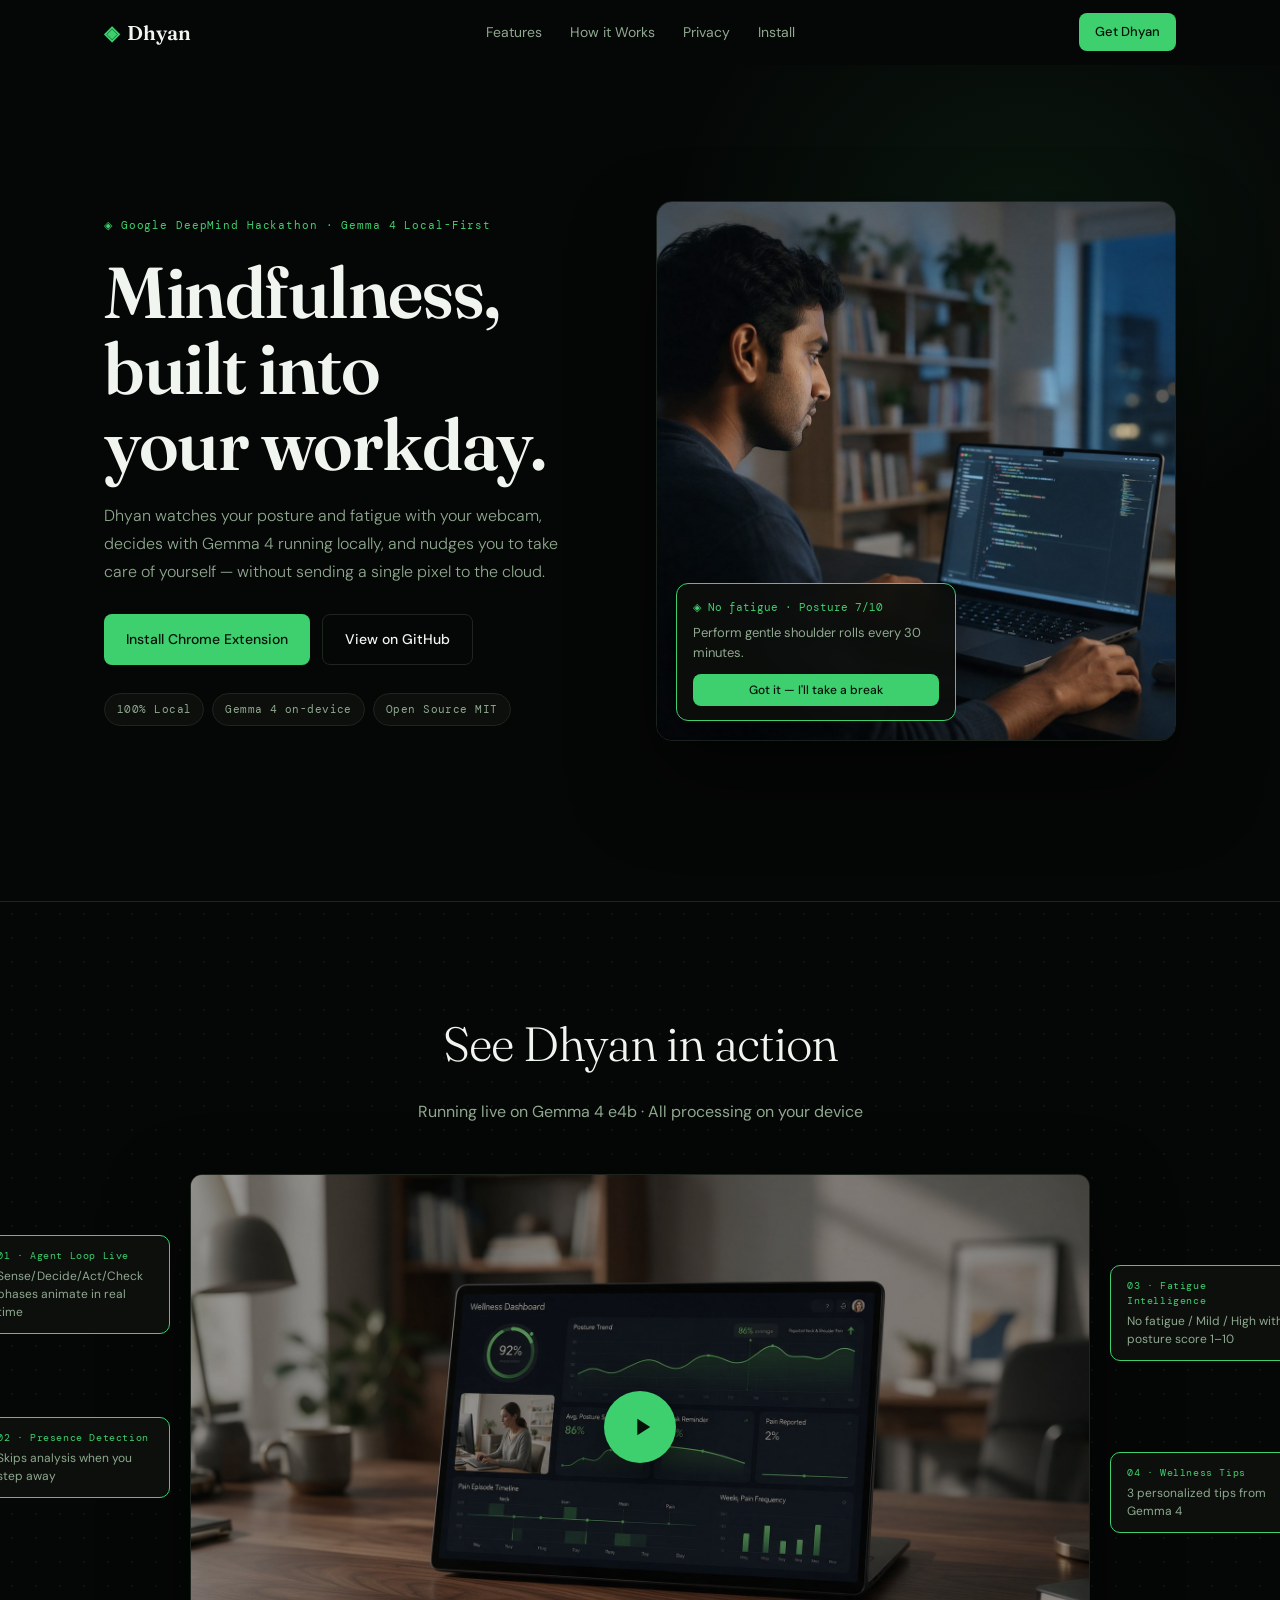
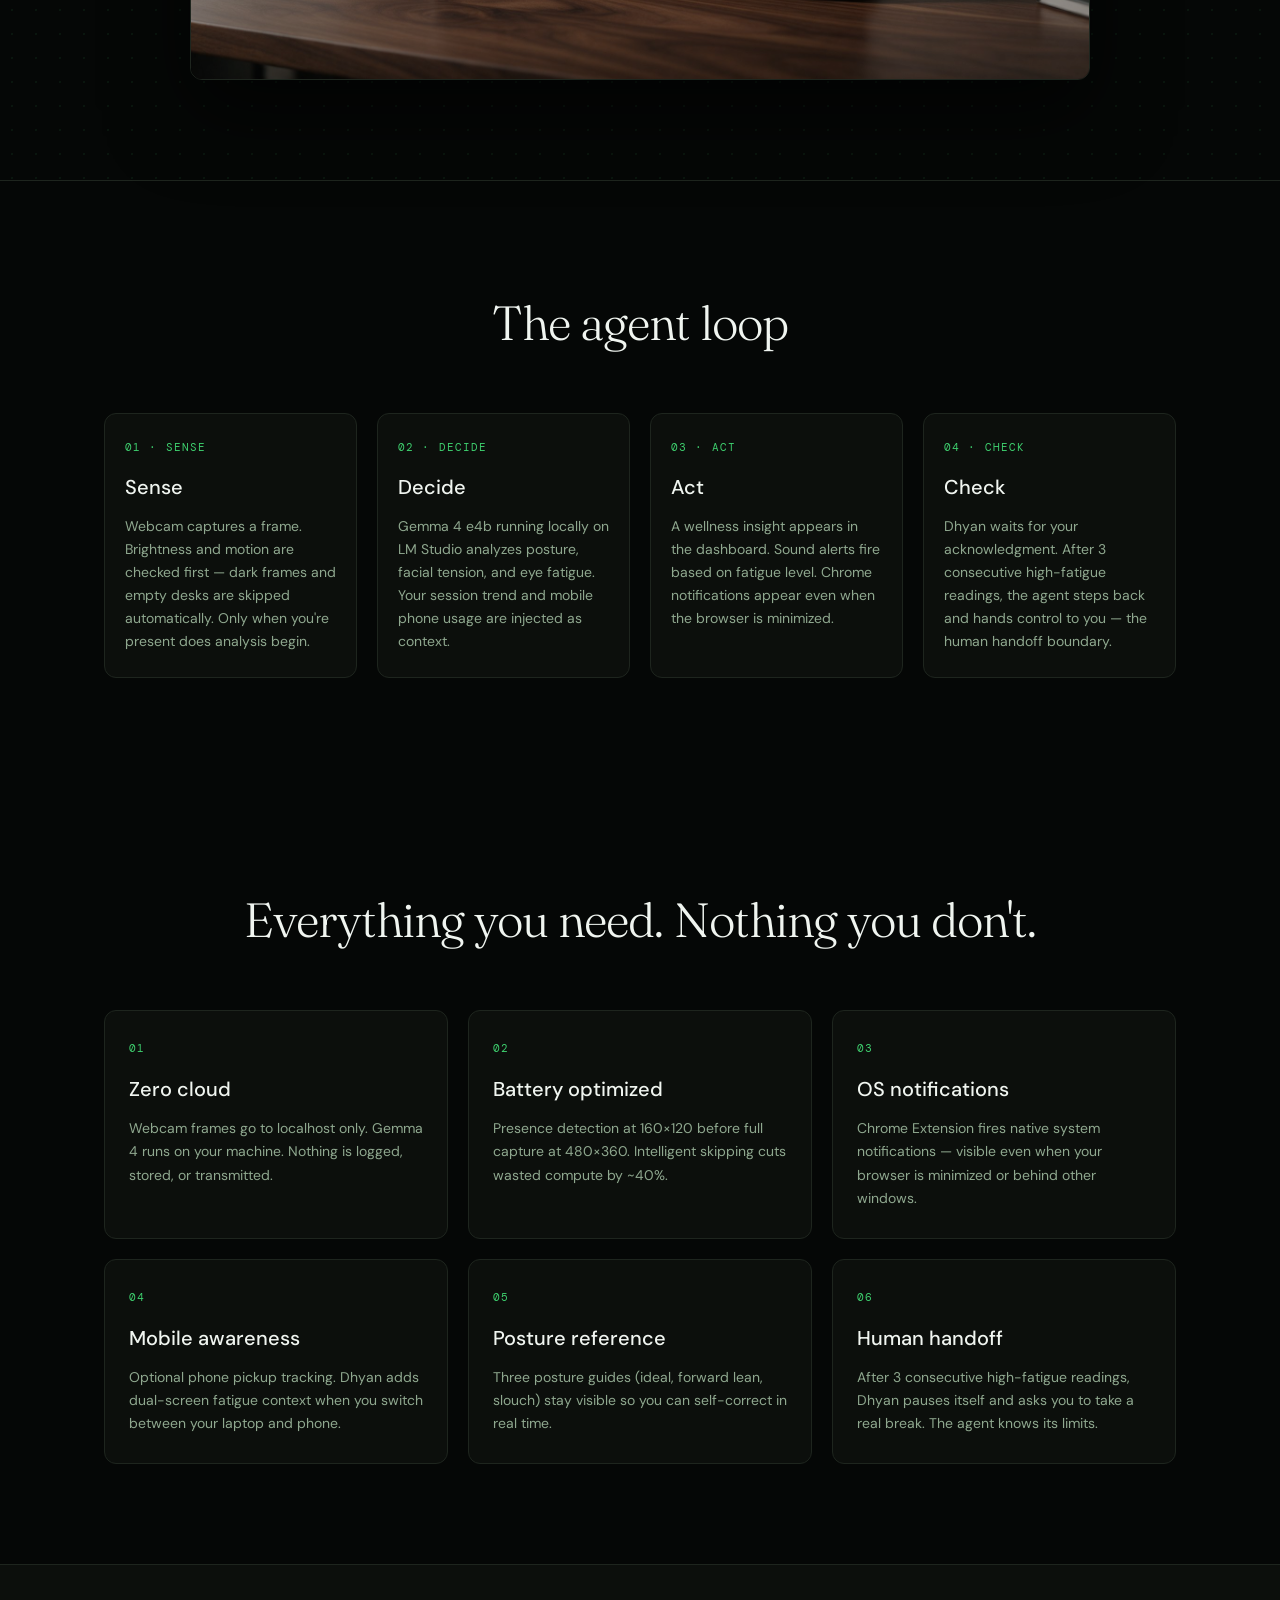
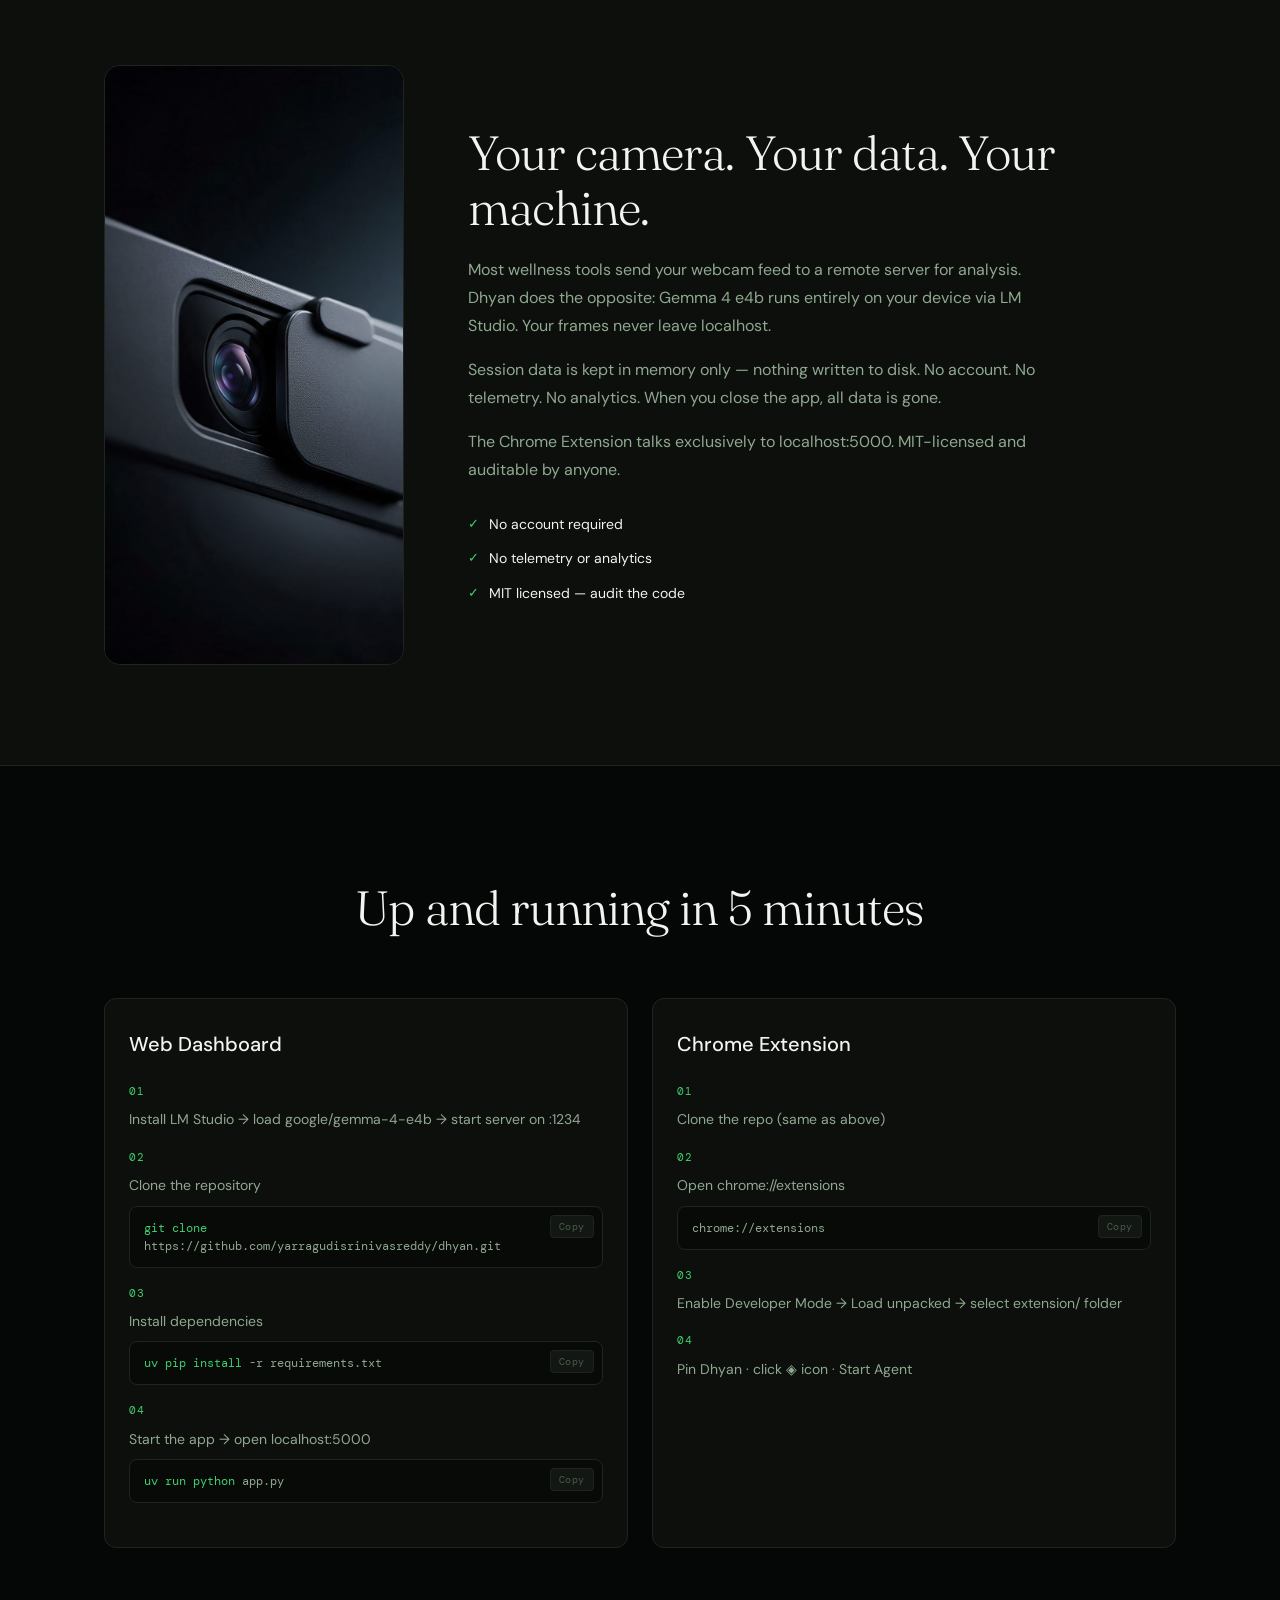
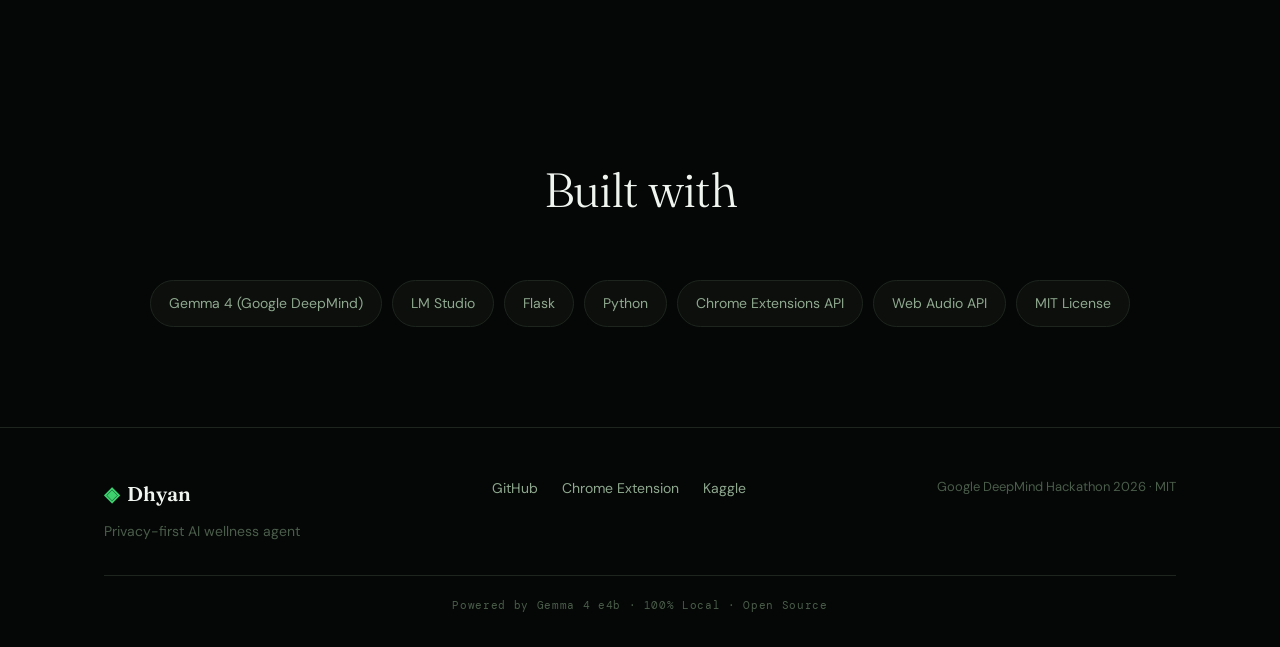
<file: index.html>
<!DOCTYPE html>
<html lang="en">
<head>
  <meta charset="UTF-8" />
  <meta name="viewport" content="width=device-width, initial-scale=1.0" />
  <title>Dhyan — Privacy-First AI Wellness Agent · Gemma 4</title>
  <meta name="description" content="Dhyan watches your posture and fatigue with Gemma 4 running 100% locally. No cloud. No data sent anywhere. Built for Google DeepMind Hackathon 2026.">
  <meta property="og:title" content="Dhyan — AI Wellness Agent">
  <meta property="og:description" content="Sense → Decide → Act → Check. Full agent loop. Gemma 4 on-device. MIT licensed.">
  <meta property="og:url" content="https://yarragudisrinivasreddy.github.io/dhyan">
  <meta name="theme-color" content="#050706">
  <link rel="preconnect" href="https://fonts.googleapis.com">
  <link rel="preconnect" href="https://fonts.gstatic.com" crossorigin>
  <link href="https://fonts.googleapis.com/css2?family=Fraunces:opsz,wght@9..144,300;9..144,600&family=DM+Sans:wght@300;400;500&family=DM+Mono:wght@400&display=swap" rel="stylesheet">
  <style>
    :root {
      --bg: #050706;
      --surface: #0c0f0c;
      --raised: #131713;
      --border: #1e251e;
      --text: #f0f5f0;
      --text-sub: #8fa88f;
      --text-muted: #4a5c4a;
      --accent: #3ecf6e;
      --accent-soft: #0f2a1a;
      --medium: #f59e0b;
      --high: #ef4444;
      --font-d: 'Fraunces', Georgia, serif;
      --font-b: 'DM Sans', system-ui, sans-serif;
      --font-m: 'DM Mono', monospace;
    }

    *, *::before, *::after { box-sizing: border-box; margin: 0; padding: 0; }
    html { scroll-behavior: smooth; }
    body {
      background: var(--bg);
      color: var(--text);
      font-family: var(--font-b);
      font-weight: 400;
      font-size: 16px;
      line-height: 1.75;
      overflow-x: hidden;
    }
    img { max-width: 100%; display: block; }
    a { color: inherit; text-decoration: none; }
    button { font-family: inherit; cursor: pointer; border: none; background: none; color: inherit; }
    ul { list-style: none; }

    .wrap { max-width: 1120px; margin: 0 auto; padding: 0 24px; }
    .label {
      font-family: var(--font-m);
      font-size: 11px;
      letter-spacing: 0.1em;
      text-transform: uppercase;
      color: var(--text-muted);
    }

    /* —— NAV —— */
    .nav {
      position: sticky;
      top: 0;
      z-index: 100;
      transition: background 0.3s, backdrop-filter 0.3s, border-color 0.3s;
      border-bottom: 1px solid transparent;
    }
    .nav.scrolled {
      background: rgba(5, 7, 6, 0.72);
      backdrop-filter: blur(16px);
      -webkit-backdrop-filter: blur(16px);
      border-bottom-color: var(--border);
    }
    .nav-inner {
      display: flex;
      align-items: center;
      justify-content: space-between;
      height: 64px;
      gap: 16px;
    }
    .logo {
      font-family: var(--font-d);
      font-weight: 600;
      font-size: 20px;
      display: flex;
      align-items: center;
      gap: 8px;
      flex-shrink: 0;
    }
    .logo-mark { color: var(--accent); }
    .nav-links {
      display: flex;
      gap: 28px;
      position: absolute;
      left: 50%;
      transform: translateX(-50%);
    }
    .nav-links a {
      font-size: 14px;
      color: var(--text-sub);
      transition: color 0.2s;
    }
    .nav-links a:hover { color: var(--accent); }
    .nav-cta { flex-shrink: 0; }
    .hamburger {
      display: none;
      width: 40px;
      height: 40px;
      align-items: center;
      justify-content: center;
      flex-direction: column;
      gap: 5px;
    }
    .hamburger span {
      display: block;
      width: 20px;
      height: 2px;
      background: var(--text);
      transition: transform 0.25s, opacity 0.25s;
    }
    .hamburger.open span:nth-child(1) { transform: translateY(7px) rotate(45deg); }
    .hamburger.open span:nth-child(2) { opacity: 0; }
    .hamburger.open span:nth-child(3) { transform: translateY(-7px) rotate(-45deg); }

    .mobile-menu {
      display: none;
      position: fixed;
      inset: 0;
      background: var(--bg);
      z-index: 99;
      flex-direction: column;
      align-items: center;
      justify-content: center;
      gap: 32px;
    }
    .mobile-menu.open { display: flex; }
    .mobile-menu a {
      font-family: var(--font-d);
      font-size: 28px;
      font-weight: 300;
      color: var(--text);
    }
    .mobile-menu a:hover { color: var(--accent); }

    /* —— BUTTONS —— */
    .btn {
      display: inline-flex;
      align-items: center;
      justify-content: center;
      gap: 8px;
      padding: 12px 22px;
      border-radius: 8px;
      font-size: 14px;
      font-weight: 500;
      transition: background 0.2s, color 0.2s, border-color 0.2s, transform 0.15s;
    }
    .btn:active { transform: scale(0.98); }
    .btn-primary {
      background: var(--accent);
      color: #041208;
    }
    .btn-primary:hover { background: #4adb7e; }
    .btn-outline {
      border: 1px solid var(--border);
      color: var(--text);
      background: transparent;
    }
    .btn-outline:hover {
      border-color: var(--accent);
      color: var(--accent);
    }
    .btn-sm { padding: 8px 16px; font-size: 13px; }

    /* —— HERO —— */
    .hero {
      min-height: calc(100vh - 64px);
      display: flex;
      align-items: center;
      padding: 48px 0 72px;
      position: relative;
      overflow: hidden;
    }
    .hero::before {
      content: '';
      position: absolute;
      top: -20%;
      right: -10%;
      width: 60%;
      height: 80%;
      background: radial-gradient(ellipse, rgba(62, 207, 110, 0.08), transparent 65%);
      pointer-events: none;
    }
    .hero-grid {
      display: grid;
      grid-template-columns: 1fr 1.05fr;
      gap: 56px;
      align-items: center;
      position: relative;
    }
    .hero-eyebrow {
      font-family: var(--font-m);
      font-size: 11px;
      letter-spacing: 0.08em;
      color: var(--accent);
      margin-bottom: 20px;
    }
    .hero h1 {
      font-family: var(--font-d);
      font-weight: 600;
      font-size: 72px;
      line-height: 1.05;
      letter-spacing: -0.02em;
      margin-bottom: 20px;
      white-space: pre-line;
    }
    .hero-body {
      color: var(--text-sub);
      max-width: 42ch;
      margin-bottom: 28px;
      font-weight: 300;
    }
    .cta-row { display: flex; gap: 12px; flex-wrap: wrap; margin-bottom: 28px; }
    .stat-pills { display: flex; flex-wrap: wrap; gap: 8px; }
    .stat-pill {
      font-family: var(--font-m);
      font-size: 11px;
      letter-spacing: 0.04em;
      padding: 6px 12px;
      border: 1px solid var(--border);
      border-radius: 999px;
      color: var(--text-sub);
      background: var(--surface);
    }

    .hero-visual { position: relative; }
    .hero-visual > img {
      width: 100%;
      border-radius: 16px;
      border: 1px solid var(--border);
      box-shadow: 0 40px 80px rgba(0,0,0,0.5);
      aspect-ratio: 16 / 9;
      object-fit: cover;
      background: var(--surface);
    }
    .wellness-card {
      position: absolute;
      bottom: 20px;
      left: 20px;
      max-width: 280px;
      background: rgba(12, 15, 12, 0.92);
      border: 1px solid var(--accent);
      border-radius: 12px;
      padding: 14px 16px;
      backdrop-filter: blur(8px);
      box-shadow: 0 12px 40px rgba(0,0,0,0.45);
    }
    .wellness-card .wc-title {
      font-family: var(--font-m);
      font-size: 11px;
      color: var(--accent);
      margin-bottom: 6px;
    }
    .wellness-card p {
      font-size: 13px;
      line-height: 1.5;
      color: var(--text-sub);
      margin-bottom: 12px;
    }
    .wellness-card .btn { width: 100%; padding: 8px 12px; font-size: 12px; }

    .fade-up {
      opacity: 0;
      transform: translateY(20px);
    }
    @media (prefers-reduced-motion: no-preference) {
      .fade-up {
        animation: fadeUp 0.7s ease forwards;
      }
      .fade-up.d1 { animation-delay: 0.1s; }
      .fade-up.d2 { animation-delay: 0.3s; }
      .fade-up.d3 { animation-delay: 0.5s; }
      .fade-up.d4 { animation-delay: 0.7s; }
    }
    @media (prefers-reduced-motion: reduce) {
      .fade-up { opacity: 1; transform: none; }
    }
    @keyframes fadeUp {
      to { opacity: 1; transform: translateY(0); }
    }

    /* —— SECTIONS —— */
    section { padding: 100px 0; }
    .section-head { text-align: center; margin-bottom: 48px; }
    .section-head h2 {
      font-family: var(--font-d);
      font-weight: 300;
      font-size: 48px;
      letter-spacing: -0.02em;
      margin-bottom: 12px;
    }
    .section-head p { color: var(--text-sub); max-width: 48ch; margin: 0 auto; }

    /* —— DEMO —— */
    .demo {
      background:
        radial-gradient(circle, rgba(62,207,110,0.07) 1px, transparent 1px),
        var(--bg);
      background-size: 24px 24px;
      border-top: 1px solid var(--border);
      border-bottom: 1px solid var(--border);
    }
    .screenshot-wrapper {
      position: relative;
      max-width: 900px;
      margin: 0 auto;
    }
    .browser-mockup {
      background: #0c0f0c;
      border: 1px solid #1e251e;
      border-radius: 12px;
      overflow: hidden;
      box-shadow: 0 32px 80px rgba(0,0,0,0.6);
    }
    .browser-chrome {
      height: 40px;
      background: #131713;
      border-bottom: 1px solid #1e251e;
      display: flex;
      align-items: center;
      padding: 0 16px;
      gap: 12px;
    }
    .browser-dots { display: flex; gap: 6px; }
    .dot { width: 12px; height: 12px; border-radius: 50%; }
    .dot-r { background: #ef4444; }
    .dot-y { background: #f59e0b; }
    .dot-g { background: #3ecf6e; }
    .browser-url {
      flex: 1;
      height: 24px;
      background: #0c0f0c;
      border: 1px solid #1e251e;
      border-radius: 6px;
      display: flex;
      align-items: center;
      padding: 0 10px;
      font-family: var(--font-m);
      font-size: 11px;
      color: #4a5c4a;
    }
    .browser-body img {
      width: 100%;
      display: block;
    }
    @media (prefers-reduced-motion: no-preference) {
      .product-shot.glow-once {
        animation: mockGlow 1.6s ease 3s 1;
      }
    }
    @keyframes mockGlow {
      0%, 100% { box-shadow: 0 32px 80px rgba(0,0,0,0.6); }
      50% { box-shadow: 0 32px 80px rgba(0,0,0,0.6), 0 0 0 1px rgba(62,207,110,0.45), 0 0 48px rgba(62,207,110,0.18); }
    }

    .callout {
      position: absolute;
      background: #0c0f0c;
      border: 1px solid #3ecf6e;
      border-radius: 10px;
      padding: 12px 16px;
      max-width: 190px;
      font-size: 12px;
      line-height: 1.5;
      z-index: 10;
      color: var(--text-sub);
    }
    .callout-title {
      font-family: var(--font-m);
      font-size: 10px;
      color: #3ecf6e;
      margin-bottom: 4px;
      letter-spacing: 0.06em;
    }
    .callout-1 { top: 12%; left: -210px; }
    .callout-2 { top: 48%; left: -210px; }
    .callout-3 { top: 18%; right: -210px; }
    .callout-4 { top: 55%; right: -210px; }

    .callout-mobile {
      display: none;
      margin-top: 28px;
      max-width: 560px;
      margin-left: auto;
      margin-right: auto;
      counter-reset: callout;
    }
    .callout-mobile li {
      counter-increment: callout;
      display: grid;
      grid-template-columns: 28px 1fr;
      gap: 12px;
      padding: 14px 0;
      border-bottom: 1px solid var(--border);
      font-size: 14px;
      color: var(--text-sub);
    }
    .callout-mobile li::before {
      content: counter(callout);
      font-family: var(--font-m);
      font-size: 12px;
      color: var(--accent);
      width: 28px;
      height: 28px;
      border: 1px solid var(--accent);
      border-radius: 50%;
      display: flex;
      align-items: center;
      justify-content: center;
    }
    .callout-mobile strong {
      display: block;
      color: var(--text);
      font-weight: 500;
      margin-bottom: 2px;
    }

    /* —— HOW IT WORKS —— */
    .loop-cards {
      display: grid;
      grid-template-columns: repeat(4, 1fr);
      gap: 20px;
    }
    .loop-card {
      background: var(--surface);
      border: 1px solid var(--border);
      border-radius: 12px;
      padding: 24px 20px;
      opacity: 0;
      transform: translateY(16px);
      transition: opacity 0.5s ease, transform 0.5s ease;
    }
    .loop-card.visible { opacity: 1; transform: none; }
    .loop-card .icon {
      font-family: var(--font-m);
      font-size: 11px;
      letter-spacing: 0.1em;
      color: var(--accent);
      margin-bottom: 12px;
    }
    .loop-card h3 {
      font-family: var(--font-b);
      font-weight: 500;
      font-size: 20px;
      margin-bottom: 10px;
    }
    .loop-card p {
      font-size: 14px;
      color: var(--text-sub);
      line-height: 1.65;
    }

    /* —— FEATURES —— */
    .features-grid {
      display: grid;
      grid-template-columns: repeat(3, 1fr);
      gap: 20px;
    }
    .feature-card {
      background: var(--surface);
      border: 1px solid var(--border);
      border-radius: 12px;
      padding: 28px 24px;
      opacity: 0;
      transform: translateY(16px);
      transition: opacity 0.5s ease, transform 0.5s ease, border-color 0.2s;
    }
    .feature-card.visible { opacity: 1; transform: none; }
    .feature-card:hover { border-color: rgba(62, 207, 110, 0.35); }
    .feature-card .feat-icon {
      width: auto;
      height: auto;
      margin-bottom: 14px;
      display: block;
      font-family: var(--font-m);
      font-size: 11px;
      letter-spacing: 0.1em;
      color: var(--accent);
    }
    .feature-card h3 {
      font-size: 20px;
      font-weight: 500;
      margin-bottom: 10px;
    }
    .feature-card p {
      font-size: 14px;
      color: var(--text-sub);
      line-height: 1.65;
    }

    /* —— PRIVACY —— */
    .privacy {
      background: var(--surface);
      border-top: 1px solid var(--border);
      border-bottom: 1px solid var(--border);
    }
    .privacy-grid {
      display: grid;
      grid-template-columns: 300px 1fr;
      gap: 64px;
      align-items: center;
    }
    .privacy-visual img {
      width: 100%;
      aspect-ratio: 1 / 1;
      object-fit: cover;
      border-radius: 16px;
      border: 1px solid var(--border);
      background: var(--raised);
    }
    .product-shot {
      position: relative;
      border-radius: 12px;
      overflow: hidden;
      border: 1px solid var(--border);
      box-shadow: 0 32px 80px rgba(0,0,0,0.6);
      background: #000;
      aspect-ratio: 16 / 9;
    }
    .product-shot img,
    .product-shot iframe {
      width: 100%;
      height: 100%;
      display: block;
      object-fit: cover;
      border: 0;
    }
    .product-shot iframe {
      position: absolute;
      inset: 0;
    }
    .video-play {
      position: absolute;
      inset: 0;
      display: flex;
      align-items: center;
      justify-content: center;
      background: rgba(5, 7, 6, 0.35);
      cursor: pointer;
      border: 0;
      z-index: 2;
      transition: background 0.2s;
    }
    .video-play:hover,
    .video-play:focus-visible {
      background: rgba(5, 7, 6, 0.5);
      outline: none;
    }
    .video-play-icon {
      width: 72px;
      height: 72px;
      border-radius: 50%;
      background: var(--accent);
      color: #041208;
      display: flex;
      align-items: center;
      justify-content: center;
      box-shadow: 0 12px 40px rgba(0,0,0,0.45);
      transition: transform 0.2s;
    }
    .video-play:hover .video-play-icon,
    .video-play:focus-visible .video-play-icon {
      transform: scale(1.06);
    }
    .video-play-icon svg {
      width: 28px;
      height: 28px;
      margin-left: 3px;
    }
    .product-shot.is-playing .video-play,
    .product-shot.is-playing > img {
      display: none;
    }
    .privacy-copy h2 {
      font-family: var(--font-d);
      font-weight: 300;
      font-size: 48px;
      letter-spacing: -0.02em;
      margin-bottom: 20px;
      line-height: 1.15;
    }
    .privacy-copy p {
      color: var(--text-sub);
      margin-bottom: 16px;
      max-width: 52ch;
    }
    .proof-list {
      margin-top: 28px;
      display: flex;
      flex-direction: column;
      gap: 10px;
    }
    .proof-list li {
      font-size: 14px;
      color: var(--text);
      display: flex;
      align-items: center;
      gap: 10px;
    }
    .proof-list li::before {
      content: '✓';
      color: var(--accent);
      font-family: var(--font-m);
      font-size: 13px;
    }

    /* —— INSTALL —— */
    .install-grid {
      display: grid;
      grid-template-columns: 1fr 1fr;
      gap: 24px;
    }
    .install-col {
      background: var(--surface);
      border: 1px solid var(--border);
      border-radius: 12px;
      padding: 28px 24px;
    }
    .install-col h3 {
      font-size: 20px;
      font-weight: 500;
      margin-bottom: 20px;
    }
    .step {
      margin-bottom: 16px;
    }
    .step-num {
      font-family: var(--font-m);
      font-size: 11px;
      color: var(--accent);
      letter-spacing: 0.08em;
      margin-bottom: 6px;
    }
    .step p {
      font-size: 14px;
      color: var(--text-sub);
      margin-bottom: 8px;
    }
    .code-block {
      position: relative;
      background: #080a08;
      border: 1px solid var(--border);
      border-radius: 8px;
      padding: 12px 44px 12px 14px;
      font-family: var(--font-m);
      font-size: 12px;
      color: var(--text-sub);
      overflow-x: auto;
      line-height: 1.5;
    }
    .code-block .cmd { color: var(--accent); }
    .copy-btn {
      position: absolute;
      top: 8px;
      right: 8px;
      font-family: var(--font-m);
      font-size: 10px;
      letter-spacing: 0.06em;
      color: var(--text-muted);
      padding: 4px 8px;
      border: 1px solid var(--border);
      border-radius: 4px;
      background: var(--raised);
      transition: color 0.2s, border-color 0.2s;
    }
    .copy-btn:hover { color: var(--accent); border-color: var(--accent); }
    .copy-btn.copied { color: var(--accent); }

    /* —— TECH —— */
    .tech-pills {
      display: flex;
      flex-wrap: wrap;
      justify-content: center;
      gap: 10px;
    }
    .tech-pill {
      display: inline-flex;
      align-items: center;
      gap: 8px;
      padding: 10px 18px;
      background: var(--surface);
      border: 1px solid var(--border);
      border-radius: 999px;
      font-size: 14px;
      color: var(--text-sub);
    }
    .tech-pill span { font-size: 16px; }

    /* —— FOOTER —— */
    footer {
      border-top: 1px solid var(--border);
      padding: 48px 0 32px;
    }
    .footer-top {
      display: flex;
      justify-content: space-between;
      align-items: flex-start;
      gap: 32px;
      flex-wrap: wrap;
      margin-bottom: 32px;
    }
    .footer-brand .logo { margin-bottom: 8px; }
    .footer-brand p { color: var(--text-muted); font-size: 14px; }
    .footer-links {
      display: flex;
      gap: 24px;
      flex-wrap: wrap;
    }
    .footer-links a {
      font-size: 14px;
      color: var(--text-sub);
      transition: color 0.2s;
    }
    .footer-links a:hover { color: var(--accent); }
    .footer-meta {
      text-align: right;
      font-size: 13px;
      color: var(--text-muted);
    }
    .footer-bottom {
      border-top: 1px solid var(--border);
      padding-top: 20px;
      text-align: center;
      font-family: var(--font-m);
      font-size: 11px;
      letter-spacing: 0.06em;
      color: var(--text-muted);
    }

    /* —— RESPONSIVE —— */
    @media (max-width: 1100px) {
      .callout { display: none; }
      .callout-mobile { display: block; }
    }
    @media (max-width: 900px) {
      .hero-grid { grid-template-columns: 1fr; gap: 40px; }
      .hero h1 { font-size: 48px; }
      .hero { min-height: auto; padding-top: 40px; }
      .wellness-card { max-width: 240px; bottom: 12px; left: 12px; }
      .loop-cards { grid-template-columns: 1fr 1fr; }
      .features-grid { grid-template-columns: 1fr 1fr; }
      .privacy-grid { grid-template-columns: 1fr; gap: 32px; }
      .privacy-visual { max-width: 280px; margin: 0 auto; }
      .privacy-copy h2 { font-size: 36px; text-align: center; }
      .privacy-copy p { margin-left: auto; margin-right: auto; text-align: center; }
      .proof-list { align-items: center; }
      .install-grid { grid-template-columns: 1fr; }
      .nav-links { display: none; }
      .hamburger { display: flex; }
      .nav-cta { display: none; }
      .section-head h2 { font-size: 36px; }
    }
    @media (max-width: 768px) {
      .hero h1 { font-size: 40px; }
      .section-head h2,
      .privacy-copy h2 { font-size: 30px; }
      .loop-cards { grid-template-columns: 1fr; }
      .features-grid { grid-template-columns: 1fr; }
      .footer-top { flex-direction: column; }
      .footer-meta { text-align: left; }
      .wellness-card { position: relative; bottom: auto; left: auto; max-width: none; margin-top: 16px; }
    }
  </style>
</head>
<body>
  <!-- NAV -->
  <nav class="nav" id="nav">
    <div class="wrap nav-inner">
      <a href="#" class="logo"><span class="logo-mark">◈</span> Dhyan</a>
      <div class="nav-links">
        <a href="#features">Features</a>
        <a href="#how">How it Works</a>
        <a href="#privacy">Privacy</a>
        <a href="#install">Install</a>
      </div>
      <a href="#install" class="btn btn-primary btn-sm nav-cta">Get Dhyan</a>
      <button class="hamburger" id="hamburger" aria-label="Menu" type="button">
        <span></span><span></span><span></span>
      </button>
    </div>
  </nav>

  <div class="mobile-menu" id="mobileMenu">
    <a href="#features" data-close>Features</a>
    <a href="#how" data-close>How it Works</a>
    <a href="#privacy" data-close>Privacy</a>
    <a href="#install" data-close>Install</a>
    <a href="#install" class="btn btn-primary" data-close>Get Dhyan</a>
  </div>

  <!-- HERO -->
  <section class="hero">
    <div class="wrap hero-grid">
      <div class="hero-copy">
        <p class="hero-eyebrow fade-up d1">◈ Google DeepMind Hackathon · Gemma 4 Local-First</p>
        <h1 class="fade-up d2">Mindfulness,
built into
your workday.</h1>
        <p class="hero-body fade-up d3">Dhyan watches your posture and fatigue with your webcam, decides with Gemma 4 running locally, and nudges you to take care of yourself — without sending a single pixel to the cloud.</p>
        <div class="cta-row fade-up d4">
          <a class="btn btn-primary" href="#install">Install Chrome Extension</a>
          <a class="btn btn-outline" href="https://github.com/yarragudisrinivasreddy/dhyan" target="_blank" rel="noopener">View on GitHub</a>
        </div>
        <div class="stat-pills fade-up d4">
          <span class="stat-pill">100% Local</span>
          <span class="stat-pill">Gemma 4 on-device</span>
          <span class="stat-pill">Open Source MIT</span>
        </div>
      </div>
      <div class="hero-visual fade-up d3">
        <img
          src="assets/hero.jpg"
          alt="Developer working at a dark desk with laptop and webcam"
          width="960"
          height="540"
        />
        <div class="wellness-card">
          <div class="wc-title">◈ No fatigue · Posture 7/10</div>
          <p>Perform gentle shoulder rolls every 30 minutes.</p>
          <button class="btn btn-primary" type="button">Got it — I'll take a break</button>
        </div>
      </div>
    </div>
  </section>

  <!-- DEMO -->
  <section class="demo" id="demo">
    <div class="wrap">
      <div class="section-head">
        <h2>See Dhyan in action</h2>
        <p>Running live on Gemma 4 e4b · All processing on your device</p>
      </div>

      <div class="screenshot-wrapper">
        <div class="product-shot glow-once" id="demoVideo">
          <img src="assets/product.jpg" alt="Dhyan demo — click to play video" width="1400" height="788" />
          <button type="button" class="video-play" id="demoPlayBtn" aria-label="Play Dhyan demo video">
            <span class="video-play-icon" aria-hidden="true">
              <svg viewBox="0 0 24 24" fill="currentColor"><path d="M8 5v14l11-7z"/></svg>
            </span>
          </button>
        </div>

        <div class="callout callout-1">
          <div class="callout-title">01 · Agent Loop Live</div>
          Sense/Decide/Act/Check phases animate in real time
        </div>
        <div class="callout callout-2">
          <div class="callout-title">02 · Presence Detection</div>
          Skips analysis when you step away
        </div>
        <div class="callout callout-3">
          <div class="callout-title">03 · Fatigue Intelligence</div>
          No fatigue / Mild / High with posture score 1–10
        </div>
        <div class="callout callout-4">
          <div class="callout-title">04 · Wellness Tips</div>
          3 personalized tips from Gemma 4
        </div>
      </div>

      <ol class="callout-mobile">
        <li><div><strong>Agent Loop Live</strong> Sense/Decide/Act/Check phases animate in real time</div></li>
        <li><div><strong>Presence Detection</strong> Skips analysis when you step away</div></li>
        <li><div><strong>Fatigue Intelligence</strong> No fatigue / Mild / High with posture score 1–10</div></li>
        <li><div><strong>Wellness Tips</strong> 3 personalized tips from Gemma 4</div></li>
      </ol>

    </div>
  </section>

  <!-- HOW IT WORKS -->
  <section id="how">
    <div class="wrap">
      <div class="section-head">
        <h2>The agent loop</h2>
      </div>
      <div class="loop-cards" data-reveal>
        <article class="loop-card">
          <div class="icon">01 · SENSE</div>
          <h3>Sense</h3>
          <p>Webcam captures a frame. Brightness and motion are checked first — dark frames and empty desks are skipped automatically. Only when you're present does analysis begin.</p>
        </article>
        <article class="loop-card">
          <div class="icon">02 · DECIDE</div>
          <h3>Decide</h3>
          <p>Gemma 4 e4b running locally on LM Studio analyzes posture, facial tension, and eye fatigue. Your session trend and mobile phone usage are injected as context.</p>
        </article>
        <article class="loop-card">
          <div class="icon">03 · ACT</div>
          <h3>Act</h3>
          <p>A wellness insight appears in the dashboard. Sound alerts fire based on fatigue level. Chrome notifications appear even when the browser is minimized.</p>
        </article>
        <article class="loop-card">
          <div class="icon">04 · CHECK</div>
          <h3>Check</h3>
          <p>Dhyan waits for your acknowledgment. After 3 consecutive high-fatigue readings, the agent steps back and hands control to you — the human handoff boundary.</p>
        </article>
      </div>
    </div>
  </section>

  <!-- FEATURES -->
  <section id="features">
    <div class="wrap">
      <div class="section-head">
        <h2>Everything you need. Nothing you don't.</h2>
      </div>
      <div class="features-grid" data-reveal>
        <article class="feature-card">
          <div class="feat-icon">01</div>
          <h3>Zero cloud</h3>
          <p>Webcam frames go to localhost only. Gemma 4 runs on your machine. Nothing is logged, stored, or transmitted.</p>
        </article>
        <article class="feature-card">
          <div class="feat-icon">02</div>
          <h3>Battery optimized</h3>
          <p>Presence detection at 160×120 before full capture at 480×360. Intelligent skipping cuts wasted compute by ~40%.</p>
        </article>
        <article class="feature-card">
          <div class="feat-icon">03</div>
          <h3>OS notifications</h3>
          <p>Chrome Extension fires native system notifications — visible even when your browser is minimized or behind other windows.</p>
        </article>
        <article class="feature-card">
          <div class="feat-icon">04</div>
          <h3>Mobile awareness</h3>
          <p>Optional phone pickup tracking. Dhyan adds dual-screen fatigue context when you switch between your laptop and phone.</p>
        </article>
        <article class="feature-card">
          <div class="feat-icon">05</div>
          <h3>Posture reference</h3>
          <p>Three posture guides (ideal, forward lean, slouch) stay visible so you can self-correct in real time.</p>
        </article>
        <article class="feature-card">
          <div class="feat-icon">06</div>
          <h3>Human handoff</h3>
          <p>After 3 consecutive high-fatigue readings, Dhyan pauses itself and asks you to take a real break. The agent knows its limits.</p>
        </article>
      </div>
    </div>
  </section>

  <!-- PRIVACY -->
  <section class="privacy" id="privacy">
    <div class="wrap privacy-grid">
      <div class="privacy-visual">
        <img
          src="assets/privacy.jpg"
          alt="Close-up of a laptop webcam — processing stays on your device"
          width="600"
          height="600"
        />
      </div>
      <div class="privacy-copy">
        <h2>Your camera. Your data. Your machine.</h2>
        <p>Most wellness tools send your webcam feed to a remote server for analysis. Dhyan does the opposite: Gemma 4 e4b runs entirely on your device via LM Studio. Your frames never leave localhost.</p>
        <p>Session data is kept in memory only — nothing written to disk. No account. No telemetry. No analytics. When you close the app, all data is gone.</p>
        <p>The Chrome Extension talks exclusively to localhost:5000. MIT-licensed and auditable by anyone.</p>
        <ul class="proof-list">
          <li>No account required</li>
          <li>No telemetry or analytics</li>
          <li>MIT licensed — audit the code</li>
        </ul>
      </div>
    </div>
  </section>

  <!-- INSTALL -->
  <section id="install">
    <div class="wrap">
      <div class="section-head">
        <h2>Up and running in 5 minutes</h2>
      </div>
      <div class="install-grid">
        <div class="install-col">
          <h3>Web Dashboard</h3>
          <div class="step">
            <div class="step-num">01</div>
            <p>Install LM Studio → load google/gemma-4-e4b → start server on :1234</p>
          </div>
          <div class="step">
            <div class="step-num">02</div>
            <p>Clone the repository</p>
            <div class="code-block">
              <span class="cmd">git clone</span> https://github.com/yarragudisrinivasreddy/dhyan.git
              <button class="copy-btn" type="button" data-copy="git clone https://github.com/yarragudisrinivasreddy/dhyan.git">Copy</button>
            </div>
          </div>
          <div class="step">
            <div class="step-num">03</div>
            <p>Install dependencies</p>
            <div class="code-block">
              <span class="cmd">uv pip install</span> -r requirements.txt
              <button class="copy-btn" type="button" data-copy="uv pip install -r requirements.txt">Copy</button>
            </div>
          </div>
          <div class="step">
            <div class="step-num">04</div>
            <p>Start the app → open localhost:5000</p>
            <div class="code-block">
              <span class="cmd">uv run python</span> app.py
              <button class="copy-btn" type="button" data-copy="uv run python app.py">Copy</button>
            </div>
          </div>
        </div>
        <div class="install-col">
          <h3>Chrome Extension</h3>
          <div class="step">
            <div class="step-num">01</div>
            <p>Clone the repo (same as above)</p>
          </div>
          <div class="step">
            <div class="step-num">02</div>
            <p>Open chrome://extensions</p>
            <div class="code-block">
              chrome://extensions
              <button class="copy-btn" type="button" data-copy="chrome://extensions">Copy</button>
            </div>
          </div>
          <div class="step">
            <div class="step-num">03</div>
            <p>Enable Developer Mode → Load unpacked → select <span class="cmd">extension/</span> folder</p>
          </div>
          <div class="step">
            <div class="step-num">04</div>
            <p>Pin Dhyan · click ◈ icon · Start Agent</p>
          </div>
        </div>
      </div>
    </div>
  </section>

  <!-- TECH STACK -->
  <section id="tech">
    <div class="wrap">
      <div class="section-head">
        <h2>Built with</h2>
      </div>
      <div class="tech-pills">
        <span class="tech-pill">Gemma 4 (Google DeepMind)</span>
        <span class="tech-pill">LM Studio</span>
        <span class="tech-pill">Flask</span>
        <span class="tech-pill">Python</span>
        <span class="tech-pill">Chrome Extensions API</span>
        <span class="tech-pill">Web Audio API</span>
        <span class="tech-pill">MIT License</span>
      </div>
    </div>
  </section>

  <!-- FOOTER -->
  <footer>
    <div class="wrap">
      <div class="footer-top">
        <div class="footer-brand">
          <div class="logo"><span class="logo-mark">◈</span> Dhyan</div>
          <p>Privacy-first AI wellness agent</p>
        </div>
        <div class="footer-links">
          <a href="https://github.com/yarragudisrinivasreddy/dhyan" target="_blank" rel="noopener">GitHub</a>
          <a href="#install">Chrome Extension</a>
          <a href="https://www.kaggle.com/" target="_blank" rel="noopener">Kaggle</a>
        </div>
        <div class="footer-meta">Google DeepMind Hackathon 2026 · MIT</div>
      </div>
      <div class="footer-bottom">Powered by Gemma 4 e4b · 100% Local · Open Source</div>
    </div>
  </footer>

  <script>
    (function () {
      var nav = document.getElementById('nav');
      var hamburger = document.getElementById('hamburger');
      var mobileMenu = document.getElementById('mobileMenu');

      window.addEventListener('scroll', function () {
        if (window.scrollY > 50) nav.classList.add('scrolled');
        else nav.classList.remove('scrolled');
      }, { passive: true });

      hamburger.addEventListener('click', function () {
        var open = hamburger.classList.toggle('open');
        mobileMenu.classList.toggle('open', open);
        document.body.style.overflow = open ? 'hidden' : '';
      });

      mobileMenu.querySelectorAll('[data-close]').forEach(function (el) {
        el.addEventListener('click', function () {
          hamburger.classList.remove('open');
          mobileMenu.classList.remove('open');
          document.body.style.overflow = '';
        });
      });

      document.querySelectorAll('.copy-btn').forEach(function (btn) {
        btn.addEventListener('click', function () {
          var text = btn.getAttribute('data-copy');
          if (navigator.clipboard && navigator.clipboard.writeText) {
            navigator.clipboard.writeText(text).then(function () {
              btn.textContent = 'Copied';
              btn.classList.add('copied');
              setTimeout(function () {
                btn.textContent = 'Copy';
                btn.classList.remove('copied');
              }, 1600);
            });
          }
        });
      });

      var demoVideo = document.getElementById('demoVideo');
      var demoPlayBtn = document.getElementById('demoPlayBtn');
      if (demoVideo && demoPlayBtn) {
        demoPlayBtn.addEventListener('click', function () {
          if (demoVideo.classList.contains('is-playing')) return;
          demoVideo.classList.add('is-playing');
          var iframe = document.createElement('iframe');
          iframe.src = 'https://www.youtube.com/embed/1_FHqZeK7Z4?autoplay=1&rel=0';
          iframe.title = 'Dhyan demo video';
          iframe.allow = 'accelerometer; autoplay; clipboard-write; encrypted-media; gyroscope; picture-in-picture; web-share';
          iframe.allowFullscreen = true;
          iframe.setAttribute('referrerpolicy', 'strict-origin-when-cross-origin');
          demoVideo.appendChild(iframe);
        });
      }

      if (window.matchMedia('(prefers-reduced-motion: no-preference)').matches) {
        var observer = new IntersectionObserver(function (entries) {
          entries.forEach(function (entry) {
            if (!entry.isIntersecting) return;
            var cards = entry.target.querySelectorAll('.loop-card, .feature-card');
            cards.forEach(function (card, i) {
              setTimeout(function () { card.classList.add('visible'); }, i * 60);
            });
            observer.unobserve(entry.target);
          });
        }, { threshold: 0.12 });

        document.querySelectorAll('[data-reveal]').forEach(function (el) {
          observer.observe(el);
        });
      } else {
        document.querySelectorAll('.loop-card, .feature-card').forEach(function (card) {
          card.classList.add('visible');
        });
      }
    })();
  </script>
</body>
</html>
</file>
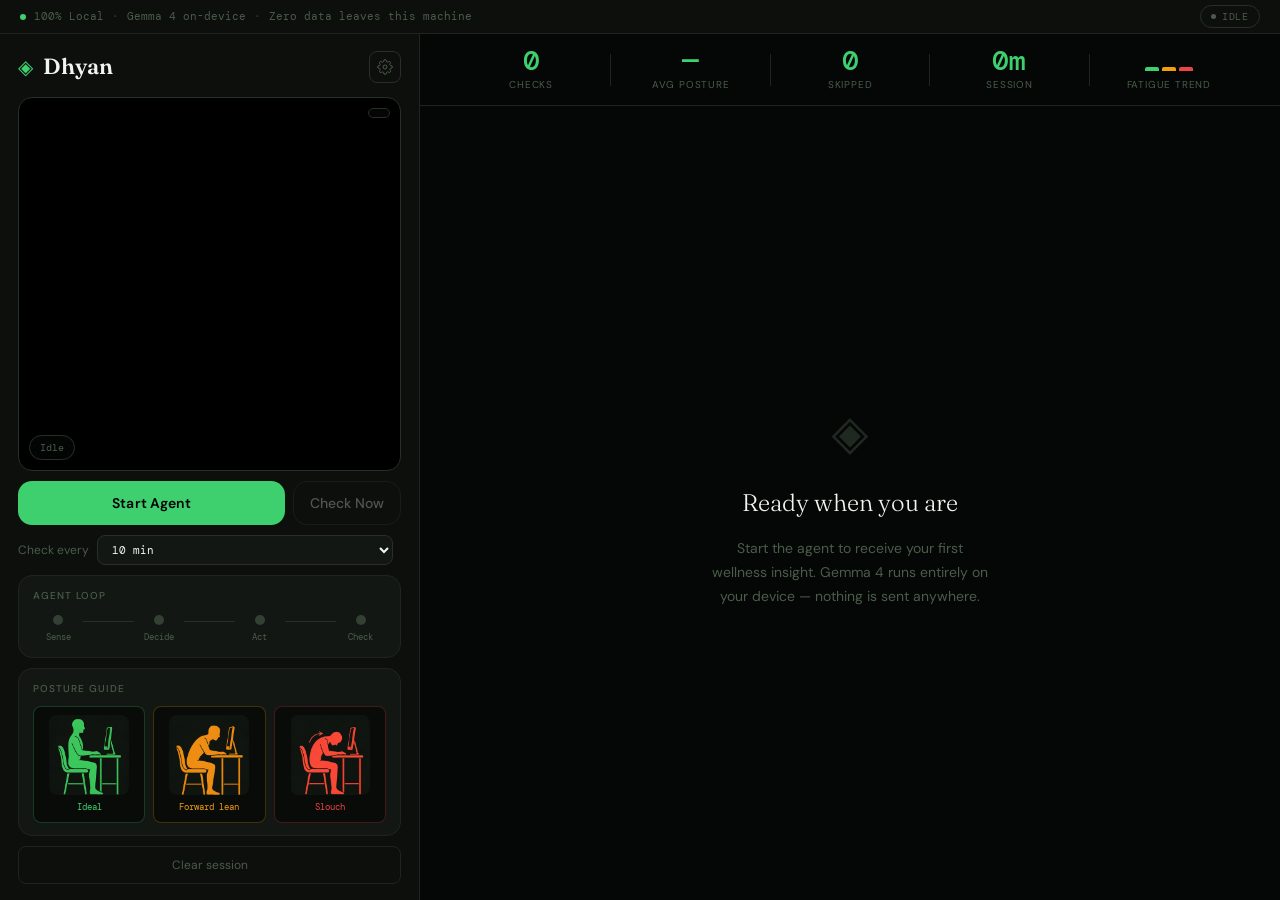
<file: templates/index.html>
<!DOCTYPE html>
<html lang="en">
<head>
  <meta charset="UTF-8" />
  <meta name="viewport" content="width=device-width, initial-scale=1.0" />
  <title>Dhyan — AI Wellness Agent</title>

  <link rel="preconnect" href="https://fonts.googleapis.com" />
  <link href="https://fonts.googleapis.com/css2?family=DM+Mono:wght@400;500&family=Fraunces:ital,opsz,wght@0,9..144,300;0,9..144,600;1,9..144,300&family=DM+Sans:wght@300;400;500;600&display=swap" rel="stylesheet" />
  <link rel="stylesheet" href="/static/css/style.css" />
</head>
<body>

  <a href="#main-content" class="skip-link">Skip to main content</a>

  <!-- Privacy status bar -->
  <header class="status-bar" role="banner" aria-label="System status">
    <div class="status-left">
      <span class="status-dot" aria-hidden="true"></span>
      <span>100% Local</span>
      <span class="status-sep" aria-hidden="true">·</span>
      <span>Gemma 4 on-device</span>
      <span class="status-sep" aria-hidden="true">·</span>
      <span>Zero data leaves this machine</span>
    </div>
    <div class="status-right">
      <div class="agent-phase" id="agent-phase" aria-live="polite" aria-label="Agent phase">
        <span class="phase-dot" aria-hidden="true"></span>
        <span id="phase-text">IDLE</span>
      </div>
    </div>
  </header>

  <div class="app-root" id="main-content">

    <!-- LEFT PANEL: Camera + Controls -->
    <aside class="panel-left" aria-label="Camera and controls">

      <!-- Brand -->
      <div class="brand" role="heading" aria-level="1">
        <span class="brand-mark" aria-hidden="true">◈</span>
        <span class="brand-name">Dhyan</span>
        <button class="btn-icon" id="btn-settings" aria-label="Open settings" aria-expanded="false" aria-controls="settings-drawer">
          <svg width="16" height="16" viewBox="0 0 24 24" fill="none" stroke="currentColor" stroke-width="1.5" aria-hidden="true">
            <circle cx="12" cy="12" r="3"/><path d="M19.4 15a1.65 1.65 0 0 0 .33 1.82l.06.06a2 2 0 0 1-2.83 2.83l-.06-.06a1.65 1.65 0 0 0-1.82-.33 1.65 1.65 0 0 0-1 1.51V21a2 2 0 0 1-4 0v-.09A1.65 1.65 0 0 0 9 19.4a1.65 1.65 0 0 0-1.82.33l-.06.06a2 2 0 0 1-2.83-2.83l.06-.06A1.65 1.65 0 0 0 4.68 15a1.65 1.65 0 0 0-1.51-1H3a2 2 0 0 1 0-4h.09A1.65 1.65 0 0 0 4.6 9a1.65 1.65 0 0 0-.33-1.82l-.06-.06a2 2 0 0 1 2.83-2.83l.06.06A1.65 1.65 0 0 0 9 4.68a1.65 1.65 0 0 0 1-1.51V3a2 2 0 0 1 4 0v.09a1.65 1.65 0 0 0 1 1.51 1.65 1.65 0 0 0 1.82-.33l.06-.06a2 2 0 0 1 2.83 2.83l-.06.06A1.65 1.65 0 0 0 19.4 9a1.65 1.65 0 0 0 1.51 1H21a2 2 0 0 1 0 4h-.09a1.65 1.65 0 0 0-1.51 1z"/>
          </svg>
        </button>
      </div>

      <!-- Camera frame -->
      <div class="camera-wrap">
        <div class="camera-frame" id="camera-frame" role="img" aria-label="Live webcam feed">
          <video id="video" autoplay muted playsinline aria-hidden="true"></video>
          <canvas id="canvas" aria-hidden="true" style="display:none"></canvas>

          <!-- Scan animation -->
          <div class="scan-overlay" id="scan-overlay" aria-hidden="true">
            <div class="scan-line"></div>
            <div class="corner-mark tl"></div>
            <div class="corner-mark tr"></div>
            <div class="corner-mark bl"></div>
            <div class="corner-mark br"></div>
          </div>

          <!-- Overlaid badges -->
          <div class="cam-badge presence" id="presence-badge" aria-live="polite"></div>
          <div class="cam-badge status" id="status-badge">Idle</div>
        </div>

        <!-- Primary action row -->
        <div class="action-row">
          <button class="btn-start" id="btn-start" aria-label="Start Dhyan wellness agent">
            Start Agent
          </button>
          <button class="btn-check" id="btn-check" disabled aria-label="Trigger immediate wellness check">
            Check Now
          </button>
        </div>

        <!-- Interval + countdown -->
        <div class="timing-row">
          <label class="timing-label" for="interval">Check every</label>
          <select id="interval" class="timing-select" aria-label="Auto-check interval">
            <option value="30000">30 sec (demo)</option>
            <option value="300000">5 min</option>
            <option value="600000" selected>10 min</option>
            <option value="900000">15 min</option>
            <option value="1800000">30 min</option>
          </select>
          <div class="next-check" id="next-check" aria-live="polite"></div>
        </div>
      </div>

      <!-- Agent loop visualizer -->
      <div class="loop-card" aria-label="Agent loop status">
        <div class="loop-label">Agent Loop</div>
        <div class="loop-track" role="list">
          <div class="loop-node" id="loop-sense" role="listitem" aria-label="Sense phase">
            <div class="loop-dot"></div>
            <div class="loop-name">Sense</div>
          </div>
          <div class="loop-connector" aria-hidden="true"></div>
          <div class="loop-node" id="loop-decide" role="listitem" aria-label="Decide phase">
            <div class="loop-dot"></div>
            <div class="loop-name">Decide</div>
          </div>
          <div class="loop-connector" aria-hidden="true"></div>
          <div class="loop-node" id="loop-act" role="listitem" aria-label="Act phase">
            <div class="loop-dot"></div>
            <div class="loop-name">Act</div>
          </div>
          <div class="loop-connector" aria-hidden="true"></div>
          <div class="loop-node" id="loop-check" role="listitem" aria-label="Check phase">
            <div class="loop-dot"></div>
            <div class="loop-name">Check</div>
          </div>
        </div>
      </div>

      <!-- Posture reference -->
      <div class="posture-card">
        <div class="posture-label">Posture Guide</div>
        <div class="posture-row" role="list" aria-label="Posture reference images">
          <div class="posture-item good" data-posture="ideal" role="listitem" tabindex="0" aria-label="Ideal posture: back straight, monitor at eye level">
            <img src="/static/images/postures/ideal.png?v=4" alt="Person sitting with ideal posture" width="72" height="72" />
            <div class="posture-name">Ideal</div>
          </div>
          <div class="posture-item warn" data-posture="forward" role="listitem" tabindex="0" aria-label="Forward lean: monitor too far, leaning in">
            <img src="/static/images/postures/forward.png?v=4" alt="Person leaning forward toward monitor" width="72" height="72" />
            <div class="posture-name">Forward lean</div>
          </div>
          <div class="posture-item bad" data-posture="slouch" role="listitem" tabindex="0" aria-label="Slouch: rounded shoulders, neck bent">
            <img src="/static/images/postures/slouch.png?v=4" alt="Person slouching at desk" width="72" height="72" />
            <div class="posture-name">Slouch</div>
          </div>
        </div>
      </div>

      <!-- Mobile awareness (opt-in) -->
      <div class="mobile-card hidden" id="mobile-card" aria-label="Mobile phone usage tracking">
        <div class="mobile-header">
          <div class="posture-label">Phone Pickups</div>
          <div class="mobile-count" id="mobile-count" aria-live="polite">0</div>
        </div>
        <button class="btn-pickup" id="btn-mobile-pickup" aria-label="Log phone pickup">
          📱 Picked up phone
        </button>
      </div>

      <!-- Session footer actions -->
      <div class="panel-footer">
        <button class="btn-ghost" id="btn-clear" aria-label="Clear all session data">
          Clear session
        </button>
      </div>
    </aside>

    <!-- RIGHT PANEL: Stats + Insights -->
    <main class="panel-right" aria-label="Wellness insights">

      <!-- Stats row at top -->
      <div class="stats-row" role="region" aria-label="Session statistics">
        <div class="stat-block">
          <div class="stat-number" id="stat-checks" aria-label="Total checks">0</div>
          <div class="stat-desc">Checks</div>
        </div>
        <div class="stat-divider" aria-hidden="true"></div>
        <div class="stat-block">
          <div class="stat-number" id="stat-posture" aria-label="Average posture score">—</div>
          <div class="stat-desc">Avg posture</div>
        </div>
        <div class="stat-divider" aria-hidden="true"></div>
        <div class="stat-block">
          <div class="stat-number" id="stat-skipped" aria-label="Skipped checks">0</div>
          <div class="stat-desc">Skipped</div>
        </div>
        <div class="stat-divider" aria-hidden="true"></div>
        <div class="stat-block">
          <div class="stat-number" id="stat-session" aria-label="Session duration">0m</div>
          <div class="stat-desc">Session</div>
        </div>
        <!-- Fatigue trend inline -->
        <div class="stat-divider" aria-hidden="true"></div>
        <div class="stat-block trend-block" aria-label="Fatigue distribution">
          <div class="trend-bars-inline" aria-hidden="true">
            <div class="tbar low" id="tbar-low" style="height:4px"></div>
            <div class="tbar med" id="tbar-med" style="height:4px"></div>
            <div class="tbar high" id="tbar-high" style="height:4px"></div>
          </div>
          <div class="stat-desc">Fatigue trend</div>
        </div>
      </div>

      <!-- Insight area -->
      <div class="insight-area">

        <!-- Empty state -->
        <div class="empty-state" id="insight-empty" role="status" aria-live="polite">
          <div class="empty-glyph" aria-hidden="true">◈</div>
          <h2 class="empty-heading">Ready when you are</h2>
          <p class="empty-body">Start the agent to receive your first wellness insight. Gemma 4 runs entirely on your device — nothing is sent anywhere.</p>
        </div>

        <!-- Active insight -->
        <div class="insight-content hidden" id="insight-result" aria-live="polite" aria-atomic="true">

          <!-- Fatigue + posture header -->
          <div class="insight-header">
            <div class="fatigue-pill" id="fatigue-chip" role="status" aria-label="Fatigue level"></div>
            <div class="posture-meter" aria-label="Posture score">
              <svg class="posture-ring" viewBox="0 0 56 56" aria-hidden="true">
                <circle class="ring-track" cx="28" cy="28" r="22"/>
                <circle class="ring-fill" id="ring-fill" cx="28" cy="28" r="22"
                  stroke-dasharray="138.2" stroke-dashoffset="138.2"
                  transform="rotate(-90 28 28)"/>
              </svg>
              <span class="posture-number" id="posture-val" aria-label="Posture score out of 10">—</span>
            </div>
            <div class="urgency-tag" id="urgency-badge" aria-label="Check urgency"></div>
            <div class="check-time" id="check-time" aria-label="Time of last check"></div>
          </div>

          <!-- Observations -->
          <div class="observations" id="observations" role="region" aria-label="Gemma observations"></div>

          <!-- Wellness tips -->
          <section class="tips-section" aria-labelledby="tips-heading">
            <h2 class="section-heading" id="tips-heading">Wellness tips</h2>
            <ul class="tips-list" id="tips-list" aria-label="Personalized wellness tips"></ul>
          </section>

          <!-- Break suggestion -->
          <div class="break-block" id="break-block" role="complementary" aria-label="Break suggestion">
            <div class="break-icon" aria-hidden="true">☽</div>
            <div class="break-content">
              <div class="break-eyebrow">Break suggestion</div>
              <div class="break-text" id="break-text"></div>
            </div>
          </div>

          <!-- Affirmation -->
          <blockquote class="affirmation" id="affirmation" aria-label="Affirmation"></blockquote>

          <!-- Acknowledge CTA -->
          <button class="btn-acknowledge hidden" id="btn-acknowledge" aria-label="Acknowledge wellness check and commit to taking a break">
            Got it — I'll take a break
          </button>
        </div>

        <!-- Human handoff state -->
        <div class="handoff-state hidden" id="handoff-card" role="alert" aria-live="assertive">
          <div class="handoff-icon" aria-hidden="true">⚠</div>
          <h2 class="handoff-heading">Agent stepping back</h2>
          <p class="handoff-body">High fatigue detected three times in a row. Dhyan is pausing automated checks. Please step away from your screen for at least 15 minutes.</p>
          <button class="btn-resume" id="btn-resume" aria-label="Resume Dhyan after taking a break">
            I've taken a break — Resume
          </button>
        </div>

      </div>
    </main>
  </div>

  <!-- Settings drawer -->
  <div class="settings-drawer hidden" id="settings-drawer" role="dialog" aria-label="Settings" aria-modal="true">
    <div class="drawer-header">
      <span class="drawer-title">Settings</span>
      <button class="btn-icon" id="btn-close-settings" aria-label="Close settings">
        <svg width="16" height="16" viewBox="0 0 24 24" fill="none" stroke="currentColor" stroke-width="1.5" aria-hidden="true">
          <line x1="18" y1="6" x2="6" y2="18"/><line x1="6" y1="6" x2="18" y2="18"/>
        </svg>
      </button>
    </div>
    <div class="drawer-body">
      <div class="setting-group">
        <label class="setting-label" for="sound-enabled">Sound notifications</label>
        <input type="checkbox" id="sound-enabled" class="toggle" checked aria-label="Enable sound notifications" role="switch" aria-checked="true" />
      </div>
      <div class="setting-group">
        <label class="setting-label" for="sound-volume">Volume</label>
        <input type="range" id="sound-volume" min="0" max="1" step="0.1" value="0.6" aria-label="Notification volume" />
      </div>
      <div class="setting-group">
        <label class="setting-label" for="speak-tips">Speak tips aloud</label>
        <input type="checkbox" id="speak-tips" class="toggle" aria-label="Read tips aloud on high fatigue" role="switch" aria-checked="false" />
      </div>
      <div class="setting-group">
        <label class="setting-label" for="mobile-mode">Mobile awareness</label>
        <input type="checkbox" id="mobile-mode" class="toggle" aria-label="Track phone pickups" role="switch" aria-checked="false" />
      </div>
      <div class="setting-group">
        <label class="setting-label" for="perf-mode">Performance mode <span class="setting-hint">lower CPU + battery</span></label>
        <input type="checkbox" id="perf-mode" class="toggle" aria-label="Enable performance mode for lower CPU and battery use" role="switch" aria-checked="false" />
      </div>
      <div class="setting-group">
        <label class="setting-label">Demo handoff</label>
        <button type="button" class="btn-check" id="btn-force-high" style="width:100%;margin-top:8px;">
          Inject HIGH fatigue (×3 → handoff)
        </button>
        <span class="setting-hint">Skip Gemma — use for reliable handoff demo</span>
      </div>
    </div>
  </div>

  <!-- Toast notifications -->
  <div class="toast-container" id="toast-container" aria-live="assertive" aria-atomic="true" role="status"></div>

  <script src="/static/js/sounds.js?v=20260326g"></script>
  <script src="/static/js/presence.js?v=20260326g"></script>
  <script src="/static/js/agent.js?v=20260326g"></script>
  <script src="/static/js/main.js?v=20260326g"></script>
</body>
</html>
</file>
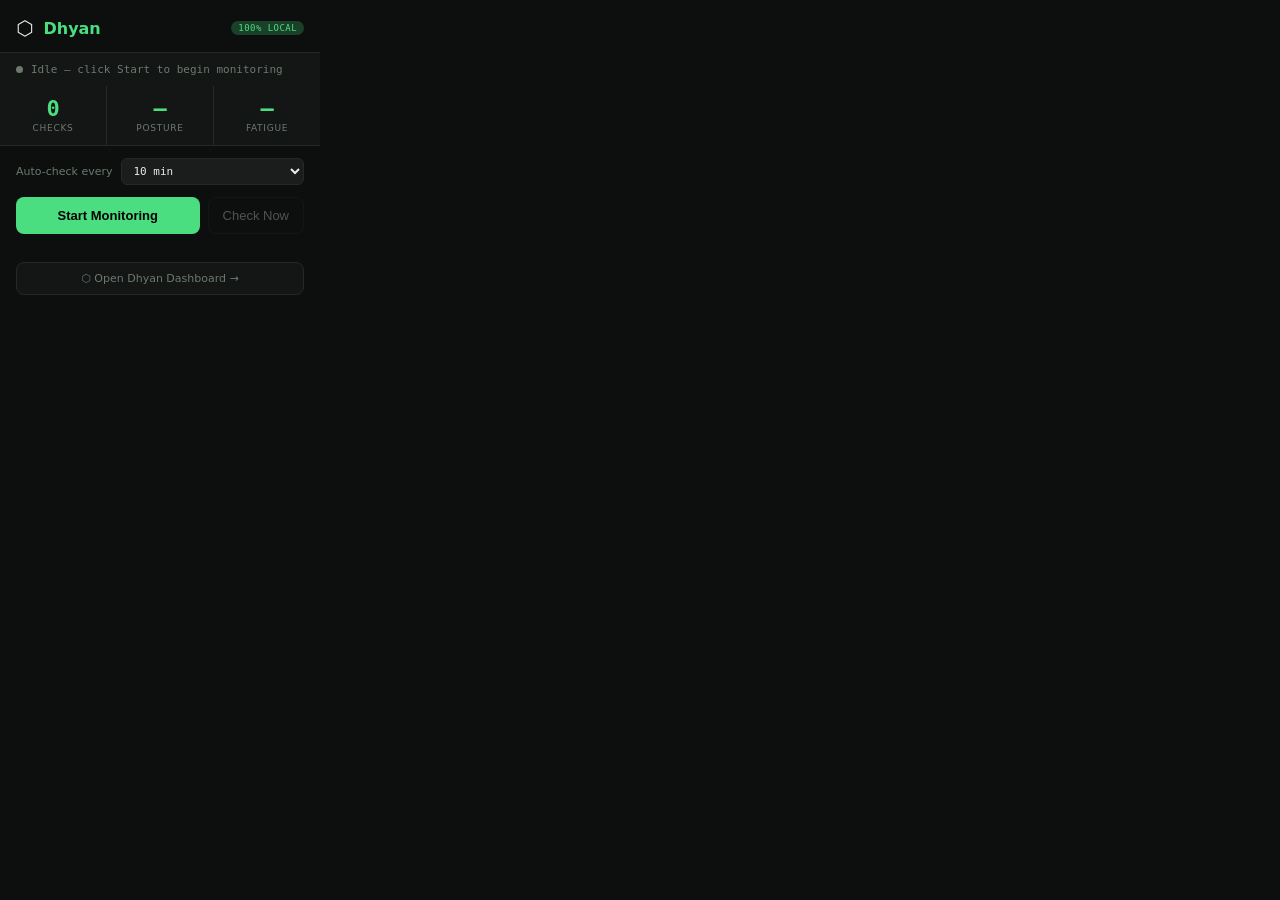
<file: extension/popup.html>
<!DOCTYPE html>
<html lang="en">
<head>
  <meta charset="UTF-8" />
  <meta name="viewport" content="width=device-width, initial-scale=1.0" />
  <title>Dhyan</title>
  <style>
    * { box-sizing: border-box; margin: 0; padding: 0; }

    body {
      width: 320px;
      background: #0d0f0e;
      color: #e8ede9;
      font-family: 'Segoe UI', system-ui, sans-serif;
      font-size: 13px;
    }

    .header {
      display: flex; align-items: center; gap: 10px;
      padding: 16px 16px 12px;
      border-bottom: 1px solid #252926;
    }
    .logo-icon { font-size: 20px; }
    .logo-text { font-size: 16px; font-weight: 600; color: #4ade80; }
    .privacy-tag {
      margin-left: auto; font-size: 9px; color: #4ade80;
      background: #1a4029; padding: 2px 7px; border-radius: 10px;
      font-family: monospace; letter-spacing: 0.05em;
    }

    .status-bar {
      display: flex; align-items: center; gap: 8px;
      padding: 10px 16px; background: #131614;
      font-size: 11px; color: #6b7a6d; font-family: monospace;
    }
    .status-dot {
      width: 7px; height: 7px; border-radius: 50%;
      background: #6b7a6d; flex-shrink: 0;
    }
    .status-dot.active { background: #4ade80; animation: pulse 2s infinite; }
    @keyframes pulse { 0%,100%{opacity:1} 50%{opacity:0.4} }

    .stats-row {
      display: grid; grid-template-columns: 1fr 1fr 1fr;
      gap: 1px; background: #252926;
      border-bottom: 1px solid #252926;
    }
    .stat {
      background: #131614; padding: 12px 10px; text-align: center;
    }
    .stat-val { font-size: 22px; font-weight: 700; color: #4ade80; font-family: monospace; line-height: 1; }
    .stat-lbl { font-size: 9px; color: #6b7a6d; text-transform: uppercase; letter-spacing: 0.08em; margin-top: 3px; }

    .last-result {
      padding: 12px 16px;
      border-bottom: 1px solid #252926;
      display: none;
    }
    .last-result.visible { display: block; }
    .result-header { display: flex; align-items: center; gap: 8px; margin-bottom: 8px; }
    .fatigue-chip {
      padding: 3px 10px; border-radius: 12px;
      font-size: 10px; font-family: monospace;
      text-transform: uppercase; letter-spacing: 0.08em;
    }
    .fatigue-chip.low { background: #1a4029; color: #4ade80; border: 1px solid #4ade80; }
    .fatigue-chip.medium { background: #3d2e0a; color: #fbbf24; border: 1px solid #fbbf24; }
    .fatigue-chip.high { background: #3d1010; color: #f87171; border: 1px solid #f87171; }
    .posture-score { font-family: monospace; font-size: 11px; color: #6b7a6d; margin-left: auto; }

    .tip-box {
      background: #1a1d1b; border-left: 2px solid #4ade80;
      padding: 8px 10px; border-radius: 0 6px 6px 0;
      font-size: 12px; line-height: 1.5; color: #e8ede9;
    }

    .controls { padding: 12px 16px; display: flex; flex-direction: column; gap: 8px; }

    .interval-row {
      display: flex; align-items: center; gap: 8px; margin-bottom: 4px;
    }
    .interval-row label { font-size: 11px; color: #6b7a6d; }
    select {
      flex: 1; background: #1a1d1b; border: 1px solid #252926;
      color: #e8ede9; border-radius: 6px; padding: 5px 8px;
      font-size: 11px; font-family: monospace;
    }

    .btn-row { display: flex; gap: 8px; }

    .btn-primary {
      flex: 1; padding: 10px; border-radius: 8px;
      background: #4ade80; color: #000;
      border: none; font-weight: 600; font-size: 13px;
      cursor: pointer; transition: background 0.2s;
    }
    .btn-primary:hover { background: #6ee7a0; }
    .btn-primary.stop { background: #f87171; color: #fff; }
    .btn-primary.stop:hover { background: #fca5a5; }

    .btn-secondary {
      padding: 10px 14px; border-radius: 8px;
      background: transparent; border: 1px solid #252926;
      color: #e8ede9; font-size: 13px; cursor: pointer;
      transition: all 0.2s; white-space: nowrap;
    }
    .btn-secondary:hover:not(:disabled) { border-color: #4ade80; color: #4ade80; }
    .btn-secondary:disabled { opacity: 0.3; cursor: not-allowed; }

    .next-check {
      text-align: center; font-family: monospace; font-size: 11px;
      color: #4ade80; padding: 4px 0 8px;
    }

    .open-app {
      display: block; width: 100%; padding: 9px;
      background: #131614; border: 1px solid #252926;
      border-radius: 8px; color: #6b7a6d;
      font-size: 11px; text-align: center; cursor: pointer;
      text-decoration: none; transition: all 0.2s;
    }
    .open-app:hover { border-color: #4ade80; color: #4ade80; }

    .analyzing-msg {
      text-align: center; padding: 8px;
      font-size: 11px; color: #4ade80; font-family: monospace;
      animation: pulse 1s infinite; display: none;
    }
    .analyzing-msg.visible { display: block; }
  </style>
</head>
<body>
  <div class="header">
    <span class="logo-icon">⬡</span>
    <span class="logo-text">Dhyan</span>
    <span class="privacy-tag">100% LOCAL</span>
  </div>

  <div class="status-bar">
    <div class="status-dot" id="status-dot"></div>
    <span id="status-text">Idle — click Start to begin monitoring</span>
  </div>

  <div class="stats-row">
    <div class="stat">
      <div class="stat-val" id="stat-checks">0</div>
      <div class="stat-lbl">Checks</div>
    </div>
    <div class="stat">
      <div class="stat-val" id="stat-posture">—</div>
      <div class="stat-lbl">Posture</div>
    </div>
    <div class="stat">
      <div class="stat-val" id="stat-fatigue">—</div>
      <div class="stat-lbl">Fatigue</div>
    </div>
  </div>

  <div class="last-result" id="last-result">
    <div class="result-header">
      <div class="fatigue-chip" id="fatigue-chip">—</div>
      <div class="posture-score" id="posture-label">Posture: —/10</div>
    </div>
    <div class="tip-box" id="tip-box">—</div>
  </div>

  <div class="analyzing-msg" id="analyzing-msg">⬡ Analyzing with Gemma 4...</div>

  <div class="controls">
    <div class="interval-row">
      <label for="interval">Auto-check every</label>
      <select id="interval">
        <option value="1">1 min (demo)</option>
        <option value="5">5 min</option>
        <option value="10" selected>10 min</option>
        <option value="15">15 min</option>
        <option value="30">30 min</option>
      </select>
    </div>

    <div class="btn-row">
      <button class="btn-primary" id="btn-toggle">Start Monitoring</button>
      <button class="btn-secondary" id="btn-check" disabled>Check Now</button>
    </div>

    <div class="next-check" id="next-check"></div>

    <a class="open-app" id="open-app" href="#" target="_blank">
      ⬡ Open Dhyan Dashboard →
    </a>
  </div>

  <script src="popup.js"></script>
</body>
</html>
</file>
<file: static/css/style.css>
/* ─── Dhyan Design System ─────────────────────────────────────── */

*, *::before, *::after { box-sizing: border-box; margin: 0; padding: 0; }

:root {
  --bg-base: #050706;
  --bg-surface: #0c0f0c;
  --bg-raised: #131713;
  --bg-overlay: #1a201a;
  --border-subtle: #1e251e;
  --border-default: #263026;
  --border-strong: #344034;
  --text-primary: #f0f5f0;
  --text-secondary: #8fa88f;
  --text-muted: #4a5c4a;
  --accent: #3ecf6e;
  --accent-soft: #0f2a1a;
  --accent-glow: rgba(62,207,110,.12);
  --low: #3ecf6e; --low-bg: #0a2016;
  --medium: #f59e0b; --medium-bg: #251a04;
  --high: #ef4444; --high-bg: #220a0a;
  --font-display: 'Fraunces', Georgia, serif;
  --font-ui: 'DM Sans', system-ui, sans-serif;
  --font-data: 'DM Mono', monospace;
  --r-sm: 8px; --r-md: 14px; --r-lg: 20px; --r-full: 9999px;
  --transition: 0.2s ease;
}

/* ─── Base ─────────────────────────────────────────────────────── */

html, body {
  height: 100%;
  background: var(--bg-base);
  color: var(--text-primary);
  font-family: var(--font-ui);
  font-size: 14px;
  line-height: 1.5;
  -webkit-font-smoothing: antialiased;
  overflow: hidden;
}

/* Skip link */
.skip-link {
  position: absolute; top: -40px; left: 16px;
  background: var(--accent); color: #000;
  padding: 8px 16px; border-radius: var(--r-sm);
  font-weight: 600; text-decoration: none; z-index: 9999;
  transition: top var(--transition);
}
.skip-link:focus { top: 8px; }

/* Focus rings — visible for keyboard users */
:focus-visible {
  outline: 2px solid var(--accent);
  outline-offset: 3px;
  border-radius: 4px;
}
:focus:not(:focus-visible) { outline: none; }

/* ─── Status bar ───────────────────────────────────────────────── */

.status-bar {
  height: 34px;
  display: flex; align-items: center; justify-content: space-between;
  padding: 0 20px;
  background: var(--bg-surface);
  border-bottom: 1px solid var(--border-subtle);
  font-family: var(--font-data);
  font-size: 11px;
  color: var(--text-muted);
  flex-shrink: 0;
}
.status-left { display: flex; align-items: center; gap: 8px; }
.status-dot {
  width: 6px; height: 6px; border-radius: 50%;
  background: var(--accent);
  animation: breathe 3s ease-in-out infinite;
}
@keyframes breathe { 0%,100%{opacity:1} 50%{opacity:.4} }
.status-sep { color: var(--border-strong); }

.agent-phase {
  display: flex; align-items: center; gap: 6px;
  padding: 3px 10px;
  border: 1px solid var(--border-default);
  border-radius: var(--r-full);
  font-size: 10px; letter-spacing: 0.08em;
  color: var(--text-muted);
  transition: all var(--transition);
}
.agent-phase.active {
  border-color: var(--accent);
  color: var(--accent);
  background: var(--accent-soft);
}
.phase-dot {
  width: 5px; height: 5px; border-radius: 50%;
  background: currentColor;
}

/* ─── App root — 2 panel layout ────────────────────────────────── */

.app-root {
  display: grid;
  grid-template-columns: 420px 1fr;
  height: calc(100vh - 34px);
  overflow: hidden;
}

/* ─── Left panel ───────────────────────────────────────────────── */

.panel-left {
  background: var(--bg-surface);
  border-right: 1px solid var(--border-subtle);
  display: flex;
  flex-direction: column;
  gap: 10px;
  padding: 16px 18px;
  overflow: hidden;
  min-height: 0;
}

/* Brand */
.brand {
  display: flex; align-items: center; gap: 10px;
  padding-bottom: 4px;
}
.brand-mark {
  font-size: 20px; color: var(--accent);
  line-height: 1;
}
.brand-name {
  font-family: var(--font-display);
  font-size: 22px; font-weight: 600;
  color: var(--text-primary);
  flex: 1;
}
.btn-icon {
  width: 32px; height: 32px;
  display: flex; align-items: center; justify-content: center;
  background: transparent;
  border: 1px solid var(--border-default);
  border-radius: var(--r-sm);
  color: var(--text-muted);
  cursor: pointer;
  transition: all var(--transition);
}
.btn-icon:hover { border-color: var(--accent); color: var(--accent); }

/* Camera */
.camera-wrap {
  display: flex; flex-direction: column; gap: 10px;
  flex: 1 1 auto;
  min-height: 0;
}

.camera-frame {
  position: relative;
  background: #000;
  border-radius: var(--r-md);
  overflow: hidden;
  aspect-ratio: 4/3;
  border: 1px solid var(--border-default);
  flex: 1 1 auto;
  min-height: 140px;
  max-height: 42vh;
}
#video {
  width: 100%; height: 100%;
  object-fit: cover; display: block;
}

/* Scan overlay */
.scan-overlay {
  position: absolute; inset: 0;
  pointer-events: none;
  opacity: 0; transition: opacity 0.3s;
}
.scan-overlay.active { opacity: 1; }
.scan-line {
  position: absolute; width: 100%; height: 1px;
  background: linear-gradient(90deg, transparent, var(--accent), transparent);
  box-shadow: 0 0 12px var(--accent);
  animation: scan 2s linear infinite;
}
@keyframes scan { 0%{top:0%} 100%{top:100%} }

.corner-mark {
  position: absolute;
  width: 14px; height: 14px;
  border-color: var(--accent);
  border-style: solid;
  border-width: 0;
}
.corner-mark.tl { top: 10px; left: 10px; border-top-width: 2px; border-left-width: 2px; border-radius: 3px 0 0 0; }
.corner-mark.tr { top: 10px; right: 10px; border-top-width: 2px; border-right-width: 2px; border-radius: 0 3px 0 0; }
.corner-mark.bl { bottom: 10px; left: 10px; border-bottom-width: 2px; border-left-width: 2px; border-radius: 0 0 0 3px; }
.corner-mark.br { bottom: 10px; right: 10px; border-bottom-width: 2px; border-right-width: 2px; border-radius: 0 0 3px 0; }

/* Camera badges */
.cam-badge {
  position: absolute;
  font-family: var(--font-data); font-size: 10px;
  padding: 4px 10px; border-radius: var(--r-full);
  backdrop-filter: blur(8px);
  background: rgba(5,7,6,.75);
  border: 1px solid var(--border-default);
  color: var(--text-muted);
  transition: all var(--transition);
}
.cam-badge.presence { top: 10px; right: 10px; }
.cam-badge.status { bottom: 10px; left: 10px; }
.cam-badge.present { border-color: var(--accent); color: var(--accent); }
.cam-badge.analyzing { border-color: var(--medium); color: var(--medium); }

/* Action row */
.action-row {
  display: grid;
  grid-template-columns: 1fr auto;
  gap: 8px;
}
.btn-start {
  padding: 12px 20px;
  background: var(--accent);
  color: #000;
  border: none; border-radius: var(--r-md);
  font-family: var(--font-ui);
  font-size: 14px; font-weight: 600;
  cursor: pointer;
  transition: all var(--transition);
  letter-spacing: 0.01em;
}
.btn-start:hover { background: #5de087; transform: translateY(-1px); }
.btn-start.running {
  background: var(--high-bg);
  color: var(--high);
  border: 1px solid var(--high);
}
.btn-start.running:hover { background: #330d0d; }

.btn-check {
  padding: 12px 16px;
  background: transparent;
  border: 1px solid var(--border-strong);
  color: var(--text-primary);
  border-radius: var(--r-md);
  font-family: var(--font-ui);
  font-size: 14px; font-weight: 500;
  cursor: pointer;
  transition: all var(--transition);
  white-space: nowrap;
}
.btn-check:hover:not(:disabled) {
  border-color: var(--accent); color: var(--accent);
}
.btn-check:disabled { opacity: 0.3; cursor: not-allowed; }

/* Timing row */
.timing-row {
  display: flex; align-items: center; gap: 8px;
  font-size: 12px; color: var(--text-muted);
}
.timing-label { white-space: nowrap; }
.timing-select {
  flex: 1;
  background: var(--bg-raised);
  border: 1px solid var(--border-default);
  color: var(--text-primary);
  border-radius: var(--r-sm);
  padding: 6px 10px;
  font-family: var(--font-data); font-size: 11px;
  cursor: pointer;
}
.next-check {
  font-family: var(--font-data); font-size: 10px;
  color: var(--accent); white-space: nowrap;
}

/* Agent loop card */
.loop-card {
  background: var(--bg-raised);
  border: 1px solid var(--border-subtle);
  border-radius: var(--r-md);
  padding: 12px 14px;
  flex-shrink: 0;
}
.loop-label {
  font-size: 10px; font-weight: 500;
  letter-spacing: 0.1em; text-transform: uppercase;
  color: var(--text-muted); margin-bottom: 12px;
}
.loop-track {
  display: flex; align-items: center; gap: 0;
}
.loop-node {
  display: flex; flex-direction: column; align-items: center;
  gap: 6px; flex: 1;
}
.loop-dot {
  width: 10px; height: 10px; border-radius: 50%;
  background: var(--border-strong);
  transition: all 0.3s ease;
}
.loop-node.active .loop-dot {
  background: var(--accent);
  box-shadow: 0 0 10px var(--accent);
}
.loop-node.done .loop-dot { background: var(--accent); opacity: 0.5; }
.loop-name {
  font-family: var(--font-data); font-size: 9px;
  color: var(--text-muted);
  transition: color 0.3s;
}
.loop-node.active .loop-name { color: var(--accent); }
.loop-connector {
  height: 1px; flex: 1;
  background: var(--border-default);
  margin-bottom: 16px;
}

/* Posture card */
.posture-card {
  background: var(--bg-raised);
  border: 1px solid var(--border-subtle);
  border-radius: var(--r-md);
  padding: 12px 14px;
  flex-shrink: 0;
}
.posture-label {
  font-size: 10px; font-weight: 500;
  letter-spacing: 0.1em; text-transform: uppercase;
  color: var(--text-muted); margin-bottom: 10px;
}
.posture-row { display: flex; gap: 8px; }
.posture-item {
  flex: 1; display: flex; flex-direction: column;
  align-items: center; gap: 6px;
  padding: 8px 6px;
  border-radius: var(--r-sm);
  border: 1px solid var(--border-subtle);
  background: #080b08;
  cursor: default;
  transition: border-color var(--transition), transform var(--transition);
}
.posture-item img {
  width: 80px; height: 80px;
  object-fit: cover;
  border-radius: 8px;
}
.posture-item:hover { border-color: var(--border-strong); transform: translateY(-1px); }
.posture-item.good { border-color: rgba(62,207,110,.25); }
.posture-item.warn { border-color: rgba(245,158,11,.25); }
.posture-item.bad  { border-color: rgba(239,68,68,.25); }
.posture-item.active {
  transform: translateY(-2px);
  box-shadow: 0 0 0 1px currentColor, 0 8px 24px rgba(0,0,0,0.35);
}
.posture-item.good.active {
  border-color: var(--low);
  background: rgba(62,207,110,0.12);
  color: var(--low);
  box-shadow: 0 0 0 1px var(--low), 0 0 20px rgba(62,207,110,0.25);
}
.posture-item.warn.active {
  border-color: var(--medium);
  background: rgba(245,158,11,0.12);
  color: var(--medium);
  box-shadow: 0 0 0 1px var(--medium), 0 0 20px rgba(245,158,11,0.25);
}
.posture-item.bad.active {
  border-color: var(--high);
  background: rgba(239,68,68,0.12);
  color: var(--high);
  box-shadow: 0 0 0 1px var(--high), 0 0 20px rgba(239,68,68,0.25);
}
.posture-item.active .posture-name { font-weight: 600; }
.posture-name {
  font-family: var(--font-data); font-size: 9px;
  color: var(--text-muted); text-align: center;
}
.posture-item.good .posture-name { color: var(--low); }
.posture-item.warn .posture-name { color: var(--medium); }
.posture-item.bad .posture-name { color: var(--high); }

/* Mobile card */
.mobile-card {
  background: var(--bg-raised);
  border: 1px solid var(--border-subtle);
  border-radius: var(--r-md);
  padding: 12px 14px;
  flex-shrink: 0;
}
.mobile-header {
  display: flex; align-items: center; justify-content: space-between;
  margin-bottom: 10px;
}
.mobile-count {
  font-family: var(--font-data); font-size: 22px;
  color: var(--medium);
}
.btn-pickup {
  width: 100%; padding: 9px;
  background: transparent;
  border: 1px solid var(--border-default);
  border-radius: var(--r-sm);
  color: var(--text-secondary);
  font-family: var(--font-ui); font-size: 12px;
  cursor: pointer; transition: all var(--transition);
}
.btn-pickup:hover { border-color: var(--medium); color: var(--medium); }

/* Panel footer */
.panel-footer { margin-top: auto; flex-shrink: 0; }
.btn-ghost {
  width: 100%; padding: 10px;
  background: transparent;
  border: 1px solid var(--border-subtle);
  color: var(--text-muted);
  border-radius: var(--r-sm);
  font-family: var(--font-ui); font-size: 12px;
  cursor: pointer; transition: all var(--transition);
}
.btn-ghost:hover { border-color: var(--high); color: var(--high); }

/* ─── Right panel ──────────────────────────────────────────────── */

.panel-right {
  display: flex; flex-direction: column;
  background: var(--bg-base);
  overflow: hidden;
}

/* Stats row */
.stats-row {
  display: flex; align-items: center;
  padding: 0 32px;
  height: 72px;
  border-bottom: 1px solid var(--border-subtle);
  gap: 0; flex-shrink: 0;
}
.stat-block {
  display: flex; flex-direction: column;
  align-items: center; justify-content: center;
  flex: 1; padding: 0 16px; gap: 2px;
}
.stat-number {
  font-family: var(--font-data);
  font-size: 28px; font-weight: 500;
  color: var(--accent);
  line-height: 1;
}
.stat-desc {
  font-size: 10px; color: var(--text-muted);
  text-transform: uppercase; letter-spacing: 0.08em;
}
.stat-divider {
  width: 1px; height: 32px;
  background: var(--border-subtle);
  flex-shrink: 0;
}

/* Trend bars inline */
.trend-block { gap: 6px; }
.trend-bars-inline {
  display: flex; align-items: flex-end;
  gap: 3px; height: 24px; width: 48px;
}
.tbar {
  flex: 1; border-radius: 2px 2px 0 0;
  min-height: 4px; transition: height 0.6s ease;
}
.tbar.low { background: var(--low); }
.tbar.med { background: var(--medium); }
.tbar.high { background: var(--high); }

/* Insight area */
.insight-area {
  flex: 1;
  overflow: hidden;
  padding: 28px 32px;
  min-height: 0;
  display: flex;
  flex-direction: column;
}

/* Empty state */
.empty-state {
  display: flex; flex-direction: column;
  align-items: center; justify-content: center;
  height: 100%; text-align: center; gap: 16px;
  max-width: 360px; margin: 0 auto;
}
.empty-glyph {
  font-size: 48px; color: var(--text-muted);
  opacity: 0.4;
  animation: spin 12s linear infinite;
}
@keyframes spin { 0%{transform:rotate(0deg)} 100%{transform:rotate(360deg)} }
.empty-heading {
  font-family: var(--font-display);
  font-size: 24px; font-weight: 300;
  color: var(--text-primary);
}
.empty-body {
  font-size: 14px; color: var(--text-muted);
  line-height: 1.7; max-width: 280px;
}

/* Insight content */
.insight-content {
  display: flex; flex-direction: column; gap: 16px;
  animation: rise 0.4s ease;
  flex: 1;
  min-height: 0;
  overflow: hidden;
}
@keyframes rise { from{opacity:0;transform:translateY(12px)} to{opacity:1;transform:translateY(0)} }

/* Insight header */
.insight-header {
  display: flex; align-items: center; gap: 14px;
  padding-bottom: 20px;
  border-bottom: 1px solid var(--border-subtle);
}

/* Fatigue pill */
.fatigue-pill {
  padding: 6px 16px; border-radius: var(--r-full);
  font-family: var(--font-data); font-size: 11px;
  font-weight: 500; letter-spacing: 0.06em;
  text-transform: uppercase;
}
.fatigue-pill.low   { background: var(--low-bg); color: var(--low); border: 1px solid var(--low); }
.fatigue-pill.medium{ background: var(--medium-bg); color: var(--medium); border: 1px solid var(--medium); }
.fatigue-pill.high  { background: var(--high-bg); color: var(--high); border: 1px solid var(--high); animation: pulse-border 1.5s ease infinite; }
@keyframes pulse-border { 0%,100%{box-shadow:0 0 0 0 rgba(239,68,68,0)} 50%{box-shadow:0 0 0 4px rgba(239,68,68,.2)} }

/* Posture ring */
.posture-meter {
  position: relative; width: 52px; height: 52px; flex-shrink: 0;
}
.posture-ring { width: 100%; height: 100%; }
.ring-track { fill: none; stroke: var(--border-default); stroke-width: 3.5; }
.ring-fill {
  fill: none; stroke: var(--accent); stroke-width: 3.5;
  stroke-linecap: round;
  transition: stroke-dashoffset 0.8s ease;
}
.posture-number {
  position: absolute; inset: 0;
  display: flex; align-items: center; justify-content: center;
  font-family: var(--font-data); font-size: 14px; font-weight: 500;
  color: var(--accent);
}

.urgency-tag {
  padding: 4px 10px; border-radius: var(--r-full);
  font-family: var(--font-data); font-size: 10px;
  color: var(--text-muted); border: 1px solid var(--border-default);
  text-transform: uppercase; letter-spacing: 0.08em;
}
.check-time {
  margin-left: auto;
  font-family: var(--font-data); font-size: 10px;
  color: var(--text-muted);
}

/* Observations */
.observations {
  background: var(--bg-raised);
  border-left: 2px solid var(--border-strong);
  border-radius: 0 var(--r-sm) var(--r-sm) 0;
  padding: 14px 16px;
  font-size: 13px; color: var(--text-secondary); line-height: 1.7;
}

/* Tips */
.section-heading {
  font-family: var(--font-display);
  font-size: 16px; font-weight: 300;
  color: var(--text-muted); margin-bottom: 12px;
}
.tips-list {
  list-style: none;
  display: flex; flex-direction: column; gap: 8px;
}
.tips-list li {
  display: flex; gap: 12px; align-items: flex-start;
  background: var(--bg-raised);
  border: 1px solid var(--border-subtle);
  border-radius: var(--r-md);
  padding: 14px 16px;
  font-size: 13px; line-height: 1.6;
  transition: border-color var(--transition);
  animation: tip-in 0.3s ease both;
}
.tips-list li:nth-child(1) { animation-delay: 0.05s; }
.tips-list li:nth-child(2) { animation-delay: 0.10s; }
.tips-list li:nth-child(3) { animation-delay: 0.15s; }
@keyframes tip-in { from{opacity:0;transform:translateX(-6px)} to{opacity:1;transform:translateX(0)} }
.tips-list li:hover { border-color: var(--border-strong); }
.tips-list li::before {
  content: "→"; color: var(--accent);
  font-family: var(--font-data); font-size: 12px;
  flex-shrink: 0; margin-top: 1px;
}

/* Break block */
.break-block {
  display: flex; gap: 16px; align-items: flex-start;
  background: var(--accent-soft);
  border: 1px solid rgba(62,207,110,.2);
  border-radius: var(--r-md);
  padding: 16px 18px;
  transition: box-shadow var(--transition);
}
.break-block.urgent {
  border-color: rgba(239,68,68,.3);
  background: var(--high-bg);
  animation: breathe-red 2s ease infinite;
}
@keyframes breathe-red { 0%,100%{box-shadow:none} 50%{box-shadow:0 0 12px rgba(239,68,68,.15)} }
.break-icon { font-size: 20px; flex-shrink: 0; margin-top: 2px; }
.break-eyebrow {
  font-size: 10px; font-weight: 500; letter-spacing: 0.1em;
  text-transform: uppercase; color: var(--accent); margin-bottom: 4px;
}
.break-text { font-size: 13px; line-height: 1.6; color: var(--text-primary); }

/* Affirmation */
.affirmation {
  font-family: var(--font-display);
  font-size: 18px; font-weight: 300; font-style: italic;
  color: var(--text-secondary); line-height: 1.6;
  padding: 16px 20px;
  border-left: 2px solid var(--accent);
  border-radius: 0 var(--r-sm) var(--r-sm) 0;
  background: linear-gradient(135deg, var(--bg-raised), var(--accent-soft));
}

/* Acknowledge button */
.btn-acknowledge {
  width: 100%; padding: 16px;
  background: var(--accent);
  color: #000; font-weight: 600; font-size: 15px;
  border: none; border-radius: var(--r-md);
  cursor: pointer; letter-spacing: 0.01em;
  transition: all var(--transition);
}
.btn-acknowledge:hover { background: #5de087; transform: translateY(-1px); }

/* Handoff state */
.handoff-state {
  display: flex; flex-direction: column; align-items: center;
  text-align: center; gap: 16px;
  background: var(--high-bg);
  border: 1px solid rgba(239,68,68,.3);
  border-radius: var(--r-lg);
  padding: 40px 32px;
  animation: rise 0.5s ease;
}
.handoff-icon { font-size: 40px; }
.handoff-heading {
  font-family: var(--font-display);
  font-size: 22px; font-weight: 300;
  color: var(--high);
}
.handoff-body {
  font-size: 14px; line-height: 1.7;
  color: var(--text-muted); max-width: 320px;
}
.btn-resume {
  padding: 14px 28px;
  background: transparent;
  border: 1px solid var(--high);
  color: var(--high);
  border-radius: var(--r-md);
  font-size: 14px; font-weight: 500;
  cursor: pointer; transition: all var(--transition);
}
.btn-resume:hover { background: var(--high); color: #fff; }

/* ─── Settings drawer ──────────────────────────────────────────── */

.settings-drawer {
  position: fixed;
  inset-block: 34px 0; right: 0;
  width: 300px;
  background: var(--bg-surface);
  border-left: 1px solid var(--border-default);
  z-index: 200;
  display: flex; flex-direction: column;
  transform: translateX(100%);
  transition: transform 0.3s cubic-bezier(0.4,0,0.2,1);
}
.settings-drawer:not(.hidden) { transform: translateX(0); }
.drawer-header {
  display: flex; align-items: center; justify-content: space-between;
  padding: 20px;
  border-bottom: 1px solid var(--border-subtle);
}
.drawer-title { font-weight: 600; font-size: 15px; }
.drawer-body { flex: 1; padding: 20px; display: flex; flex-direction: column; gap: 0; }
.setting-group {
  display: flex; align-items: center; justify-content: space-between;
  padding: 16px 0;
  border-bottom: 1px solid var(--border-subtle);
}
.setting-group:last-child { border-bottom: none; }
.setting-label { font-size: 13px; color: var(--text-secondary); }
.setting-hint { font-size: 11px; color: var(--text-muted); display: block; margin-top: 2px; }

/* Toggle switch */
.toggle {
  appearance: none;
  width: 36px; height: 20px;
  background: var(--border-strong);
  border-radius: var(--r-full);
  cursor: pointer; transition: background var(--transition);
  position: relative; flex-shrink: 0;
}
.toggle::after {
  content: '';
  position: absolute; top: 2px; left: 2px;
  width: 16px; height: 16px;
  background: #fff; border-radius: 50%;
  transition: transform var(--transition);
}
.toggle:checked { background: var(--accent); }
.toggle:checked::after { transform: translateX(16px); }

/* Volume slider */
input[type="range"] {
  width: 100px; accent-color: var(--accent);
  background: transparent;
}

/* ─── Toast ────────────────────────────────────────────────────── */

.toast-container {
  position: fixed; bottom: 24px; right: 24px;
  display: flex; flex-direction: column; gap: 8px;
  z-index: 500; max-width: 340px;
}
.toast {
  background: var(--bg-raised);
  border: 1px solid var(--border-default);
  border-radius: var(--r-md);
  padding: 14px 18px;
  box-shadow: 0 8px 32px rgba(0,0,0,.5);
  animation: toast-in 0.3s ease;
}
@keyframes toast-in { from{opacity:0;transform:translateY(8px)} to{opacity:1;transform:translateY(0)} }
.toast.success { border-left: 3px solid var(--low); }
.toast.warning { border-left: 3px solid var(--medium); }
.toast.error   { border-left: 3px solid var(--high); }
.toast.info    { border-left: 3px solid var(--accent); }
.toast-title { font-weight: 600; font-size: 13px; margin-bottom: 3px; }
.toast-body  { font-size: 12px; color: var(--text-muted); line-height: 1.5; }

/* ─── Utilities ────────────────────────────────────────────────── */

.hidden { display: none !important; }

/* Reduced motion */
@media (prefers-reduced-motion: reduce) {
  *, *::before, *::after { animation-duration: 0.01ms !important; transition-duration: 0.01ms !important; }
}

/* Responsive — tablet */
@media (max-width: 900px) {
  .app-root {
    grid-template-columns: 1fr;
    grid-template-rows: auto 1fr;
    height: auto;
    min-height: calc(100vh - 34px);
    overflow: visible;
  }
  .panel-left { height: auto; overflow: hidden; }
  .camera-frame { aspect-ratio: 16/9; max-height: none; }
  .insight-area { overflow: hidden; }
}

/* Kill scrollbars globally in the app shell */
.app-root,
.panel-left,
.panel-right,
.insight-area,
.insight-content,
.settings-drawer,
.drawer-body {
  scrollbar-width: none;
  -ms-overflow-style: none;
}
.app-root::-webkit-scrollbar,
.panel-left::-webkit-scrollbar,
.panel-right::-webkit-scrollbar,
.insight-area::-webkit-scrollbar,
.insight-content::-webkit-scrollbar,
.settings-drawer::-webkit-scrollbar,
.drawer-body::-webkit-scrollbar {
  width: 0;
  height: 0;
  display: none;
}
</file>
